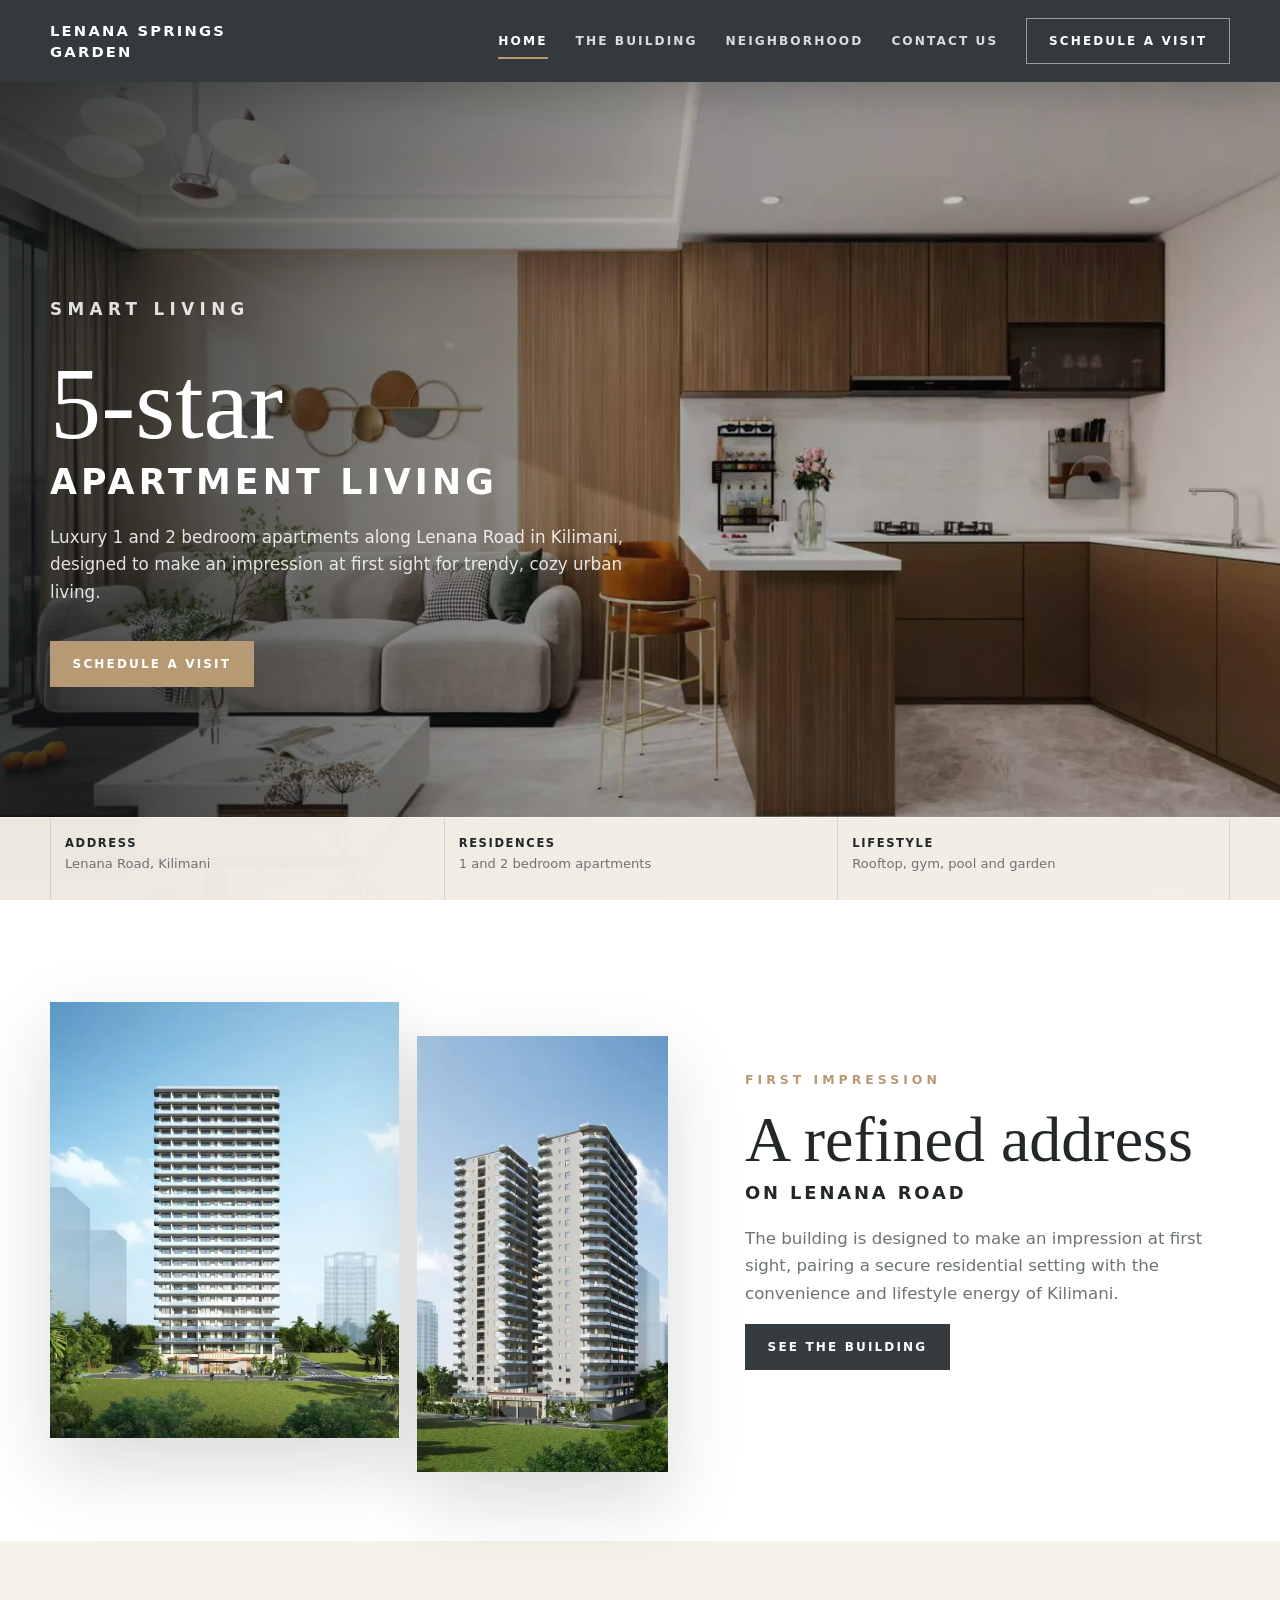
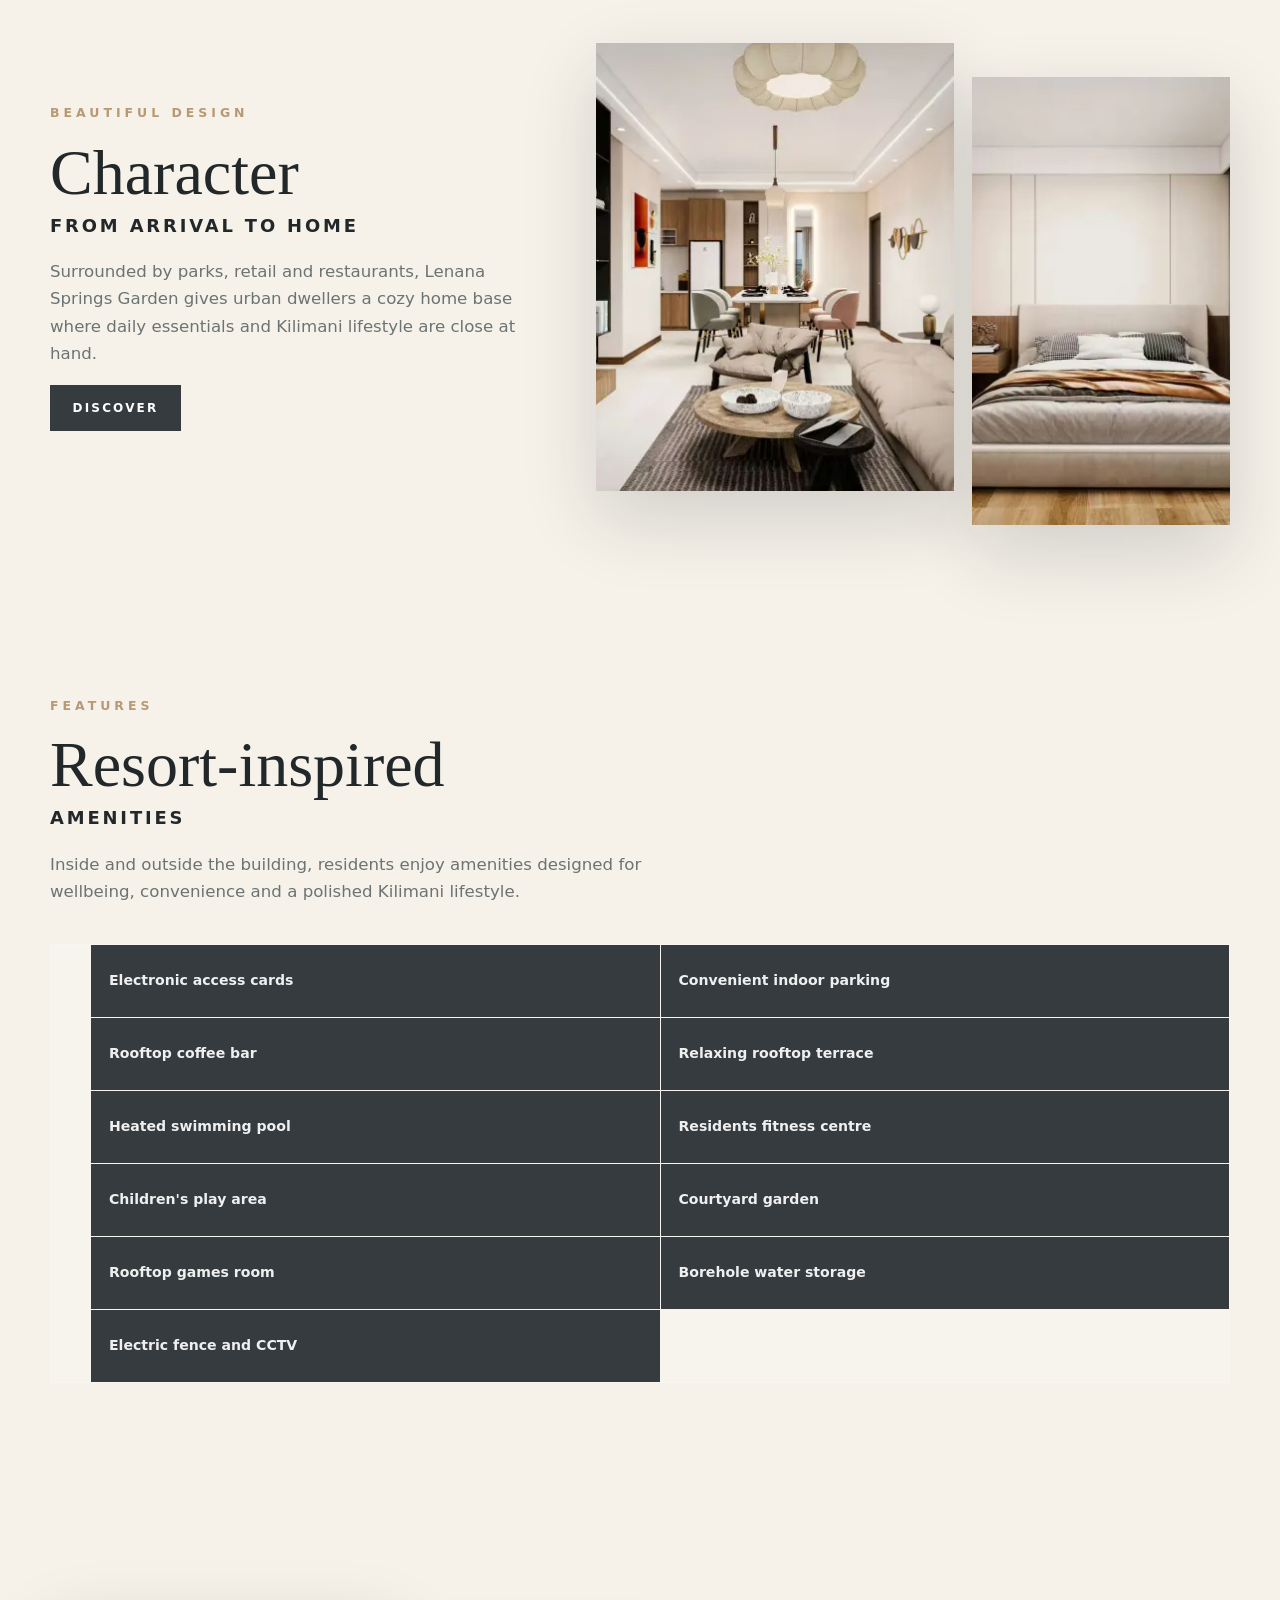
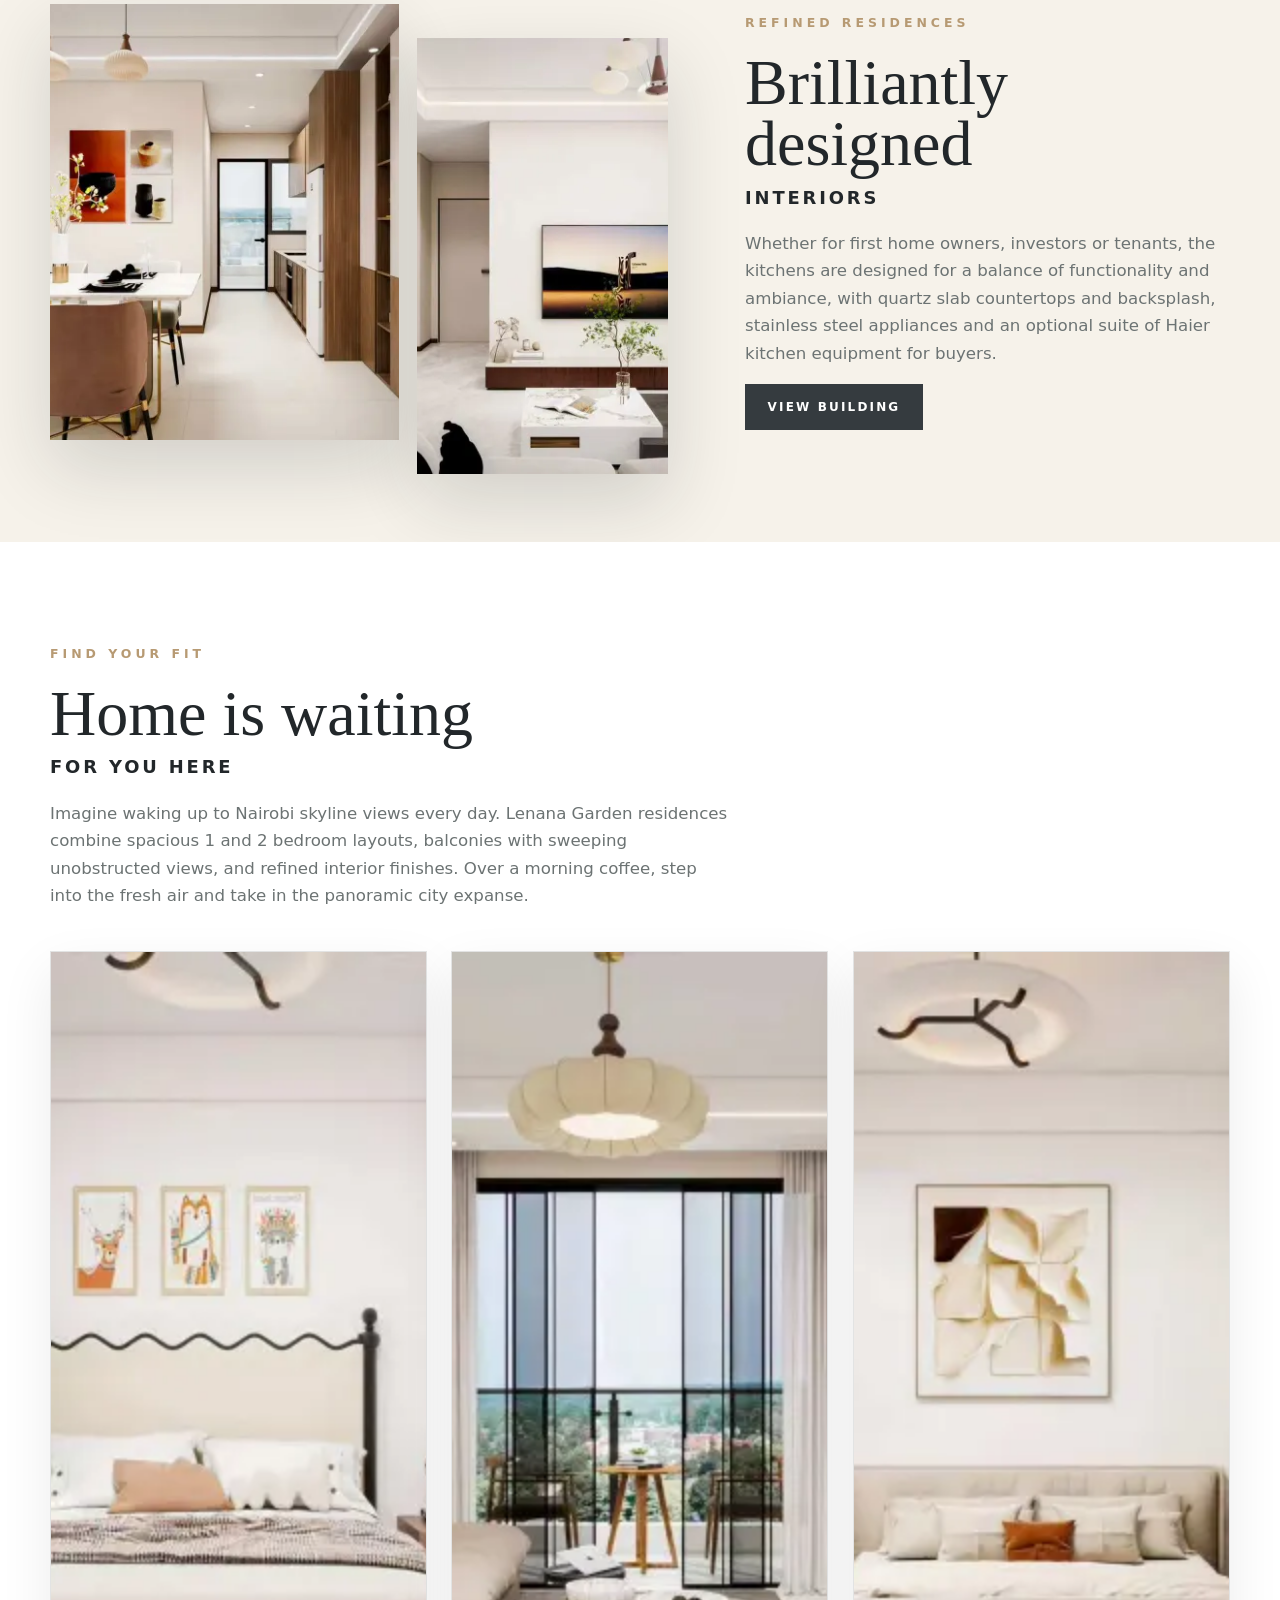
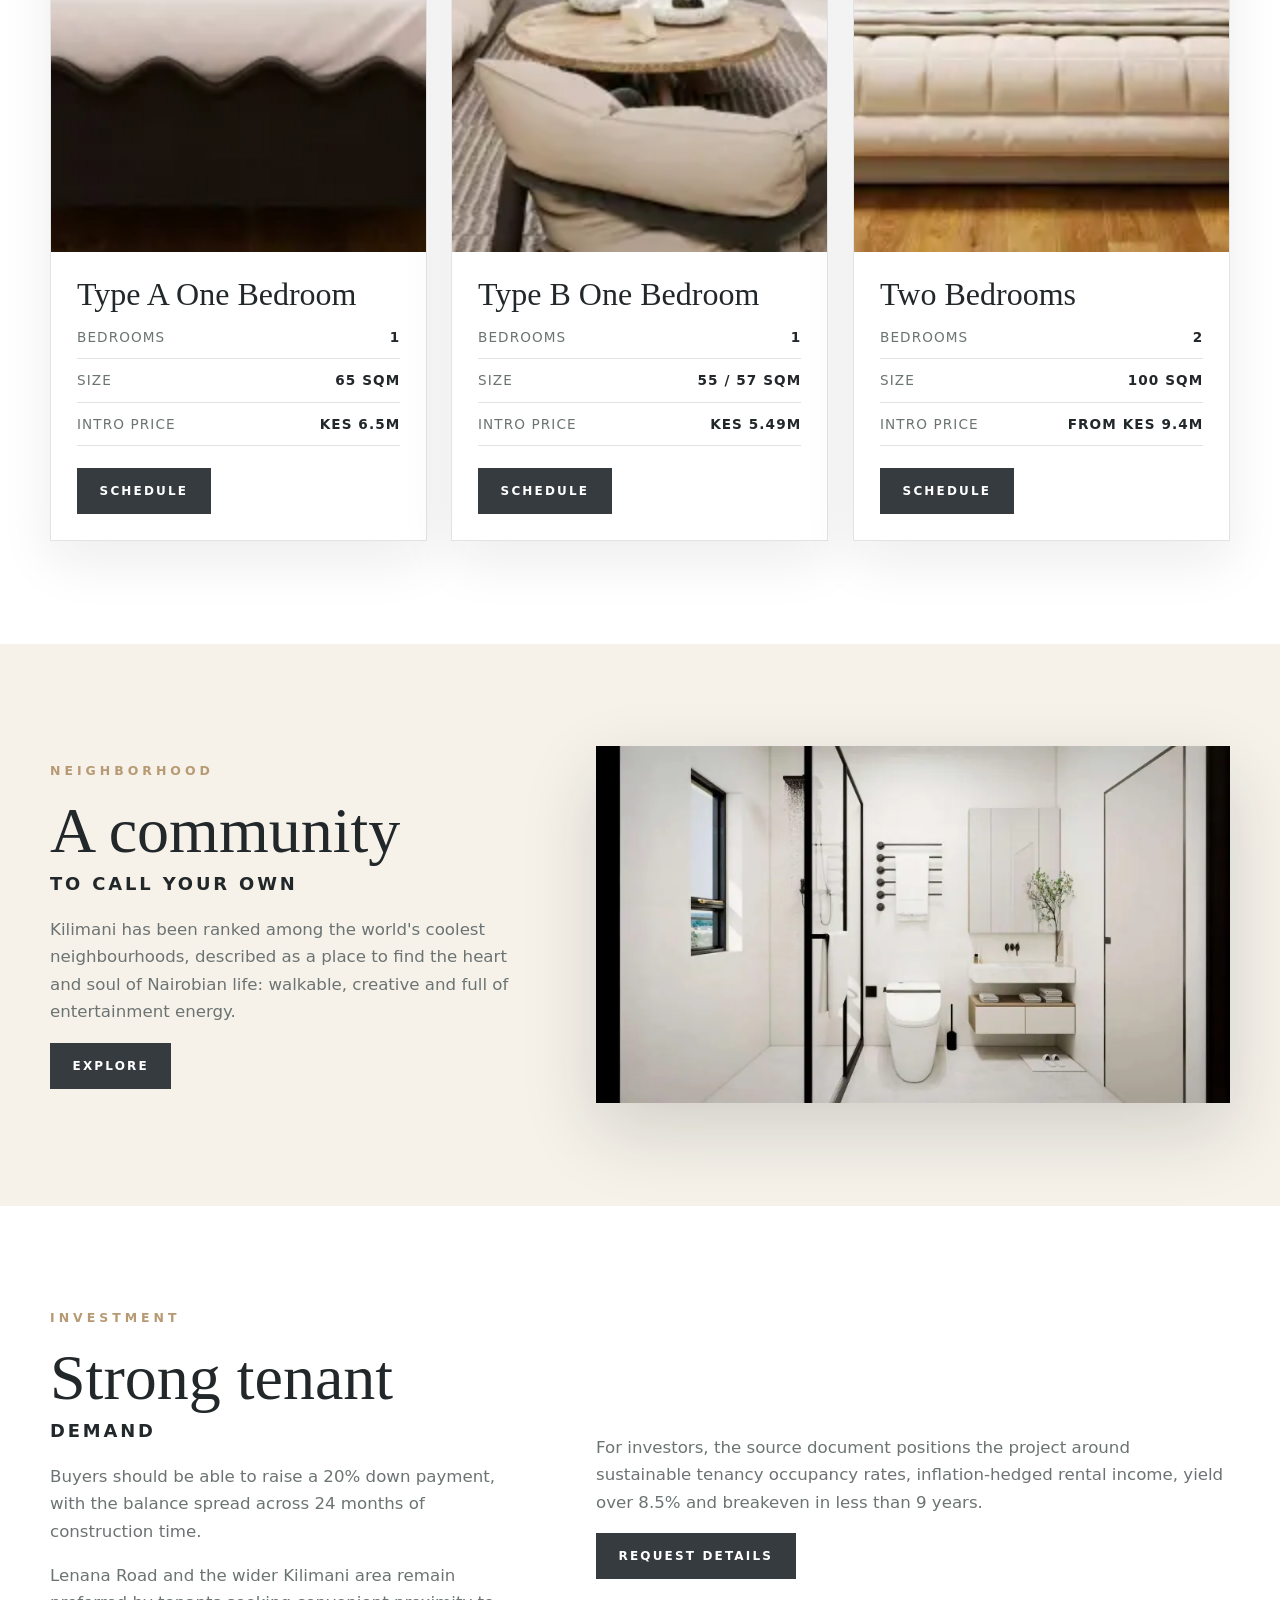
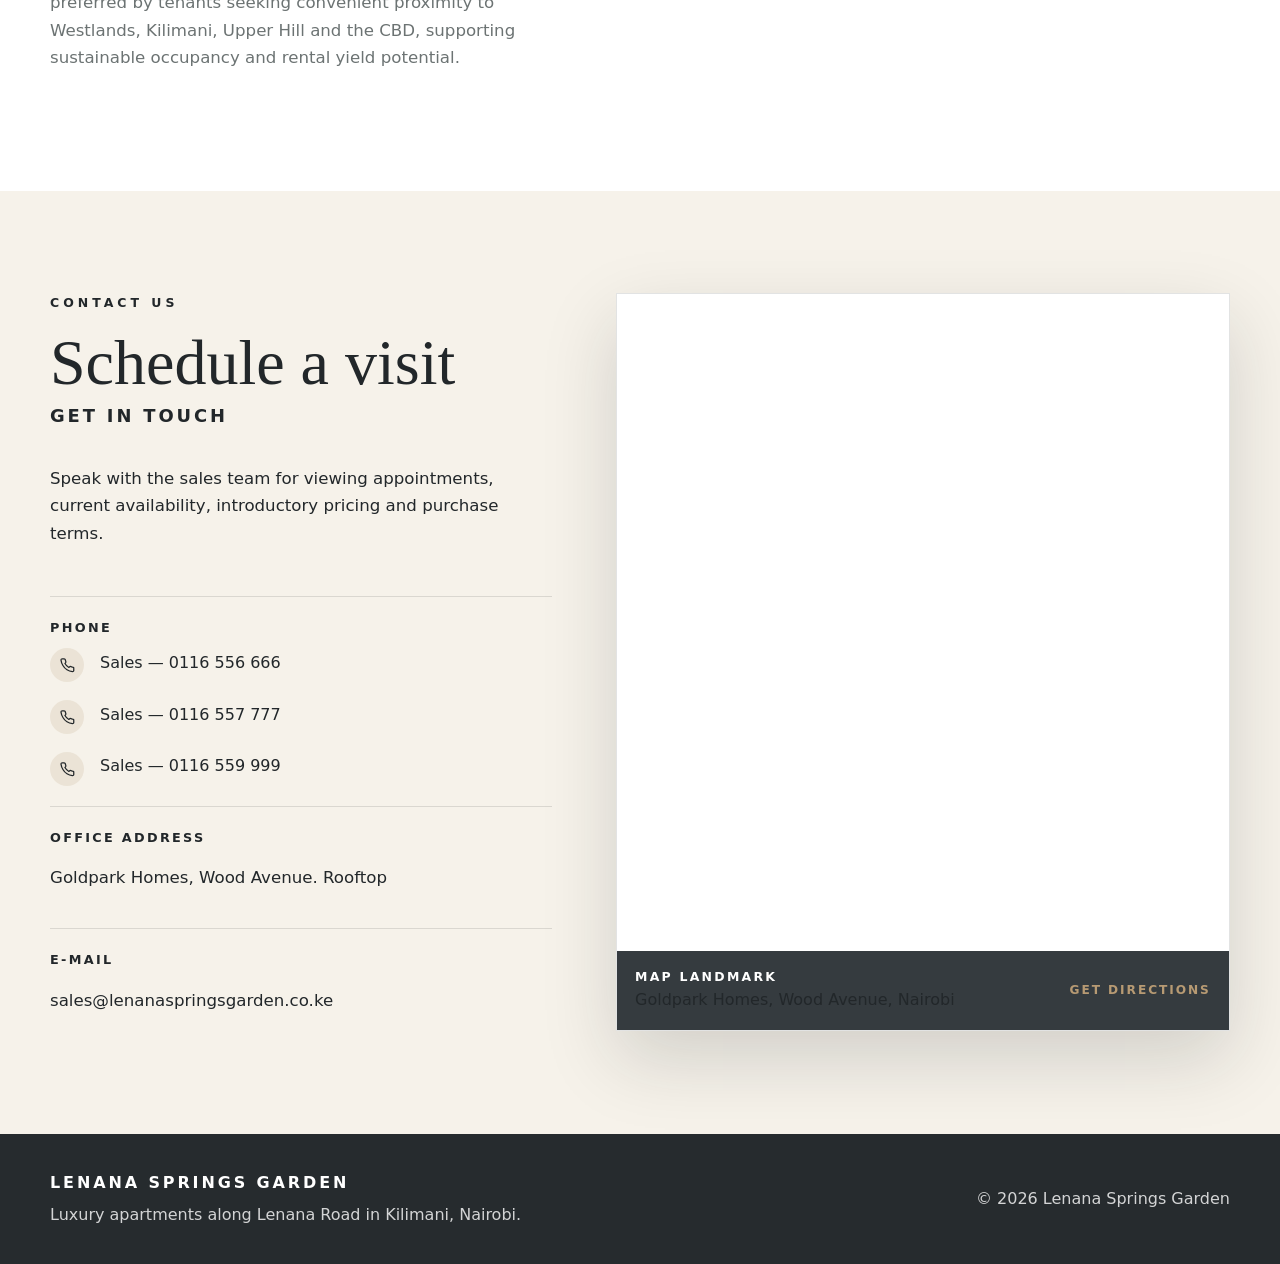
<file: index.html>
<!doctype html>
<html lang="en">
<head>
  <meta charset="utf-8">
  <meta name="viewport" content="width=device-width,initial-scale=1">
  <title>Lenana Springs Garden - Luxury Apartments in Kilimani</title>
  <meta name="description" content="Lenana Springs Garden offers luxury 1 and 2 bedroom apartments along Lenana Road in Kilimani, Nairobi with refined interiors, rooftop amenities, secure parking and city convenience.">
  <meta name="robots" content="index, follow">
  <link rel="canonical" href="https://lenanaspringsgarden.co.ke/">
  <meta property="og:title" content="Lenana Springs Garden - Luxury Apartments in Kilimani">
  <meta property="og:description" content="Premium Kilimani apartments with rooftop amenities, refined interiors and secure urban living.">
  <meta property="og:image" content="https://lenanaspringsgarden.co.ke/assets/images/living_room_kitchen.webp">
  <meta property="og:type" content="website">
  <meta name="twitter:card" content="summary_large_image">
  <link rel="preload" as="image" href="assets/images/living_room_kitchen.webp" imagesrcset="assets/images/living_room_kitchen-800.webp 800w, assets/images/living_room_kitchen.webp 1600w" imagesizes="100vw">
  <link rel="icon" href="favicon.svg" type="image/svg+xml">
  <link rel="stylesheet" href="styles.css">
  <script type="application/ld+json">
  {
    "@context": "https://schema.org",
    "@type": "ApartmentComplex",
    "name": "Lenana Springs Garden",
    "url": "https://lenanaspringsgarden.co.ke/",
    "image": "https://lenanaspringsgarden.co.ke/assets/images/living_room_kitchen.webp",
    "email": "sales@lenanaspringsgarden.co.ke",
    "telephone": ["0116556666", "0116557777", "0116559999"],
    "description": "Luxury residential apartments along Lenana Road in Kilimani, Nairobi with rooftop terrace, gym, heated pool, landscaped courtyard and secure parking.",
    "address": {
      "@type": "PostalAddress",
      "streetAddress": "Lenana Road",
      "addressLocality": "Kilimani",
      "addressRegion": "Nairobi",
      "addressCountry": "KE"
    },
    "amenityFeature": [
      { "@type": "LocationFeatureSpecification", "name": "Electronic access cards" },
      { "@type": "LocationFeatureSpecification", "name": "Indoor parking" },
      { "@type": "LocationFeatureSpecification", "name": "Rooftop coffee bar" },
      { "@type": "LocationFeatureSpecification", "name": "Rooftop games room" },
      { "@type": "LocationFeatureSpecification", "name": "Heated swimming pool" },
      { "@type": "LocationFeatureSpecification", "name": "Residents fitness centre" },
      { "@type": "LocationFeatureSpecification", "name": "Children's play area" },
      { "@type": "LocationFeatureSpecification", "name": "Courtyard garden" },
      { "@type": "LocationFeatureSpecification", "name": "Borehole water storage" },
      { "@type": "LocationFeatureSpecification", "name": "Electric fence and CCTV" }
    ],
    "containsPlace": [
      { "@type": "Apartment", "name": "Type A One Bedroom", "floorSize": { "@type": "QuantitativeValue", "value": 65, "unitCode": "MTK" } },
      { "@type": "Apartment", "name": "Type B One Bedroom", "floorSize": { "@type": "QuantitativeValue", "minValue": 55, "maxValue": 57, "unitCode": "MTK" } },
      { "@type": "Apartment", "name": "Two Bedroom", "floorSize": { "@type": "QuantitativeValue", "value": 100, "unitCode": "MTK" } }
    ]
  }
  </script>
</head>
<body>
  <header class="site-header">
    <div class="wrap header-inner">
      <a class="brand" href="index.html">Lenana Springs Garden</a>
      <nav class="nav" id="mainNav" aria-label="Main navigation">
        <a href="index.html" class="active">Home</a>
        <a href="the-building.html">The Building</a>
        <a href="neighborhood.html">Neighborhood</a>
        <a href="contact.html">Contact Us</a>
      </nav>
      <div class="header-actions">
        <button class="button button-outline" type="button" data-modal-open>Schedule a Visit</button>
        <button id="navToggle" class="nav-toggle" type="button" aria-label="Toggle navigation" aria-controls="mainNav" aria-expanded="false">
          <span></span><span></span><span></span>
        </button>
      </div>
    </div>
  </header>

  <main>
    <section class="hero">
      <div class="hero-media">
        <img src="assets/images/living_room_kitchen.webp" srcset="assets/images/living_room_kitchen-800.webp 800w, assets/images/living_room_kitchen.webp 1600w" sizes="100vw" width="1600" height="900" decoding="async" fetchpriority="high" alt="Open-plan Lenana Springs Garden apartment interior">
      </div>
      <div class="wrap">
        <div class="hero-content">
          <p class="eyebrow">Smart Living</p>
          <h1>5-star <span>apartment living</span></h1>
          <p>Luxury 1 and 2 bedroom apartments along Lenana Road in Kilimani, designed to make an impression at first sight for trendy, cozy urban living.</p>
          <button class="button button-primary" type="button" data-modal-open>Schedule a Visit</button>
        </div>
      </div>
      <div class="hero-strip">
        <div class="wrap">
          <div class="strip-item"><strong>Address</strong><span>Lenana Road, Kilimani</span></div>
          <div class="strip-item"><strong>Residences</strong><span>1 and 2 bedroom apartments</span></div>
          <div class="strip-item"><strong>Lifestyle</strong><span>Rooftop, gym, pool and garden</span></div>
        </div>
      </div>
    </section>

    <section class="section section-alt">
      <div class="wrap split reverse">
        <div class="media-stack" data-reveal="left">
          <img src="assets/images/exterior1.webp" srcset="assets/images/exterior1-800.webp 800w, assets/images/exterior1.webp 1500w" sizes="(max-width: 700px) 100vw, 50vw" width="1500" height="1364" decoding="async" alt="Exterior view of Lenana Springs Garden" loading="lazy">
          <img src="assets/images/exterior2.webp" srcset="assets/images/exterior2-800.webp 800w, assets/images/exterior2.webp 1407w" sizes="(max-width: 700px) 100vw, 50vw" width="1407" height="1279" decoding="async" alt="Lenana Springs Garden building exterior" loading="lazy">
        </div>
        <div>
          <p class="eyebrow">First Impression</p>
          <h2 class="section-title">A refined address <span>on Lenana Road</span></h2>
          <p class="lede">The building is designed to make an impression at first sight, pairing a secure residential setting with the convenience and lifestyle energy of Kilimani.</p>
          <a class="button button-dark" href="the-building.html">See the Building</a>
        </div>
      </div>
    </section>

    <section class="section">
      <div class="wrap split">
        <div>
          <p class="eyebrow">Beautiful Design</p>
          <h2 class="section-title">Character <span>from arrival to home</span></h2>
          <p class="lede">Surrounded by parks, retail and restaurants, Lenana Springs Garden gives urban dwellers a cozy home base where daily essentials and Kilimani lifestyle are close at hand.</p>
          <a class="button button-dark" href="the-building.html">Discover</a>
        </div>
        <div class="media-stack" data-reveal="right">
          <img src="assets/images/living_room.webp" srcset="assets/images/living_room-800.webp 800w, assets/images/living_room.webp 1600w" sizes="(max-width: 700px) 100vw, 50vw" width="1600" height="900" decoding="async" alt="Bright living room at Lenana Springs Garden" loading="lazy">
          <img src="assets/images/bedroom.webp" srcset="assets/images/bedroom-800.webp 800w, assets/images/bedroom.webp 1600w" sizes="(max-width: 700px) 100vw, 50vw" width="1600" height="900" decoding="async" alt="Bedroom interior at Lenana Springs Garden" loading="lazy">
        </div>
      </div>
    </section>

    <section class="section">
      <div class="wrap">
        <p class="eyebrow">Features</p>
        <h2 class="section-title">Resort-inspired <span>amenities</span></h2>
        <p class="lede">Inside and outside the building, residents enjoy amenities designed for wellbeing, convenience and a polished Kilimani lifestyle.</p>
        <ul class="feature-list">
          <li>Electronic access cards</li>
          <li>Convenient indoor parking</li>
          <li>Rooftop coffee bar</li>
          <li>Relaxing rooftop terrace</li>
          <li>Heated swimming pool</li>
          <li>Residents fitness centre</li>
          <li>Children's play area</li>
          <li>Courtyard garden</li>
          <li>Rooftop games room</li>
          <li>Borehole water storage</li>
          <li>Electric fence and CCTV</li>
        </ul>
      </div>
    </section>

    <section class="section">
      <div class="wrap split reverse">
        <div class="media-stack" data-reveal="left">
          <img src="assets/images/dining_area.webp" srcset="assets/images/dining_area-800.webp 800w, assets/images/dining_area.webp 1600w" sizes="(max-width: 700px) 100vw, 50vw" width="1600" height="900" decoding="async" alt="Dining area in a Lenana Springs Garden apartment" loading="lazy">
          <img src="assets/images/tv_area.webp" srcset="assets/images/tv_area-800.webp 800w, assets/images/tv_area.webp 1600w" sizes="(max-width: 700px) 100vw, 50vw" width="1600" height="900" decoding="async" alt="TV lounge area in a Lenana Springs Garden apartment" loading="lazy">
        </div>
        <div>
          <p class="eyebrow">Refined Residences</p>
          <h2 class="section-title">Brilliantly designed <span>interiors</span></h2>
          <p class="lede">Whether for first home owners, investors or tenants, the kitchens are designed for a balance of functionality and ambiance, with quartz slab countertops and backsplash, stainless steel appliances and an optional suite of Haier kitchen equipment for buyers.</p>
          <a class="button button-dark" href="the-building.html">View Building</a>
        </div>
      </div>
    </section>

    <section class="section section-alt">
      <div class="wrap">
        <p class="eyebrow">Find Your Fit</p>
        <h2 class="section-title">Home is waiting <span>for you here</span></h2>
          <p class="lede">Imagine waking up to Nairobi skyline views every day. Lenana Garden residences combine spacious 1 and 2 bedroom layouts, balconies with sweeping unobstructed views, and refined interior finishes. Over a morning coffee, step into the fresh air and take in the panoramic city expanse.</p>
        <div class="residence-grid">
          <article class="residence-card">
            <img src="assets/images/bed.webp" srcset="assets/images/bed-800.webp 800w, assets/images/bed.webp 1600w" sizes="(max-width: 700px) 100vw, 50vw" width="1600" height="900" decoding="async" alt="One bedroom apartment bedroom" loading="lazy">
            <div class="residence-card-body">
              <h3>Type A One Bedroom</h3>
              <ul class="specs">
                <li><span>Bedrooms</span><strong>1</strong></li>
                <li><span>Size</span><strong>65 sqm</strong></li>
                <li><span>Intro Price</span><strong>KES 6.5M</strong></li>
              </ul>
              <button class="button button-dark" type="button" data-modal-open>Schedule</button>
            </div>
          </article>
          <article class="residence-card">
            <img src="assets/images/living_room2.webp" srcset="assets/images/living_room2-800.webp 800w, assets/images/living_room2.webp 1600w" sizes="(max-width: 700px) 100vw, 50vw" width="1600" height="900" decoding="async" alt="Two bedroom apartment living area" loading="lazy">
            <div class="residence-card-body">
              <h3>Type B One Bedroom</h3>
              <ul class="specs">
                <li><span>Bedrooms</span><strong>1</strong></li>
                <li><span>Size</span><strong>55 / 57 sqm</strong></li>
                <li><span>Intro Price</span><strong>KES 5.49M</strong></li>
              </ul>
              <button class="button button-dark" type="button" data-modal-open>Schedule</button>
            </div>
          </article>
          <article class="residence-card">
            <img src="assets/images/bed2.webp" srcset="assets/images/bed2-800.webp 800w, assets/images/bed2.webp 1600w" sizes="(max-width: 700px) 100vw, 50vw" width="1600" height="900" decoding="async" alt="Two bedroom apartment bedroom" loading="lazy">
            <div class="residence-card-body">
              <h3>Two Bedrooms</h3>
              <ul class="specs">
                <li><span>Bedrooms</span><strong>2</strong></li>
                <li><span>Size</span><strong>100 sqm</strong></li>
                <li><span>Intro Price</span><strong>From KES 9.4M</strong></li>
              </ul>
              <button class="button button-dark" type="button" data-modal-open>Schedule</button>
            </div>
          </article>
        </div>
      </div>
    </section>

    <section class="section">
      <div class="wrap split">
        <div>
          <p class="eyebrow">Neighborhood</p>
          <h2 class="section-title">A community <span>to call your own</span></h2>
          <p class="lede">Kilimani has been ranked among the world's coolest neighbourhoods, described as a place to find the heart and soul of Nairobian life: walkable, creative and full of entertainment energy.</p>
          <a class="button button-dark" href="neighborhood.html">Explore</a>
        </div>
        <img class="feature-image" data-reveal="right" src="assets/images/washroom.webp" srcset="assets/images/washroom-800.webp 800w, assets/images/washroom.webp 1600w" sizes="(max-width: 700px) 100vw, 50vw" width="1600" height="900" decoding="async" alt="Bathroom finish at Lenana Springs Garden" loading="lazy">
      </div>
    </section>

    <section class="section section-alt">
      <div class="wrap split">
        <div>
          <p class="eyebrow">Investment</p>
          <h2 class="section-title">Strong tenant <span>demand</span></h2>
          <p class="lede">Buyers should be able to raise a 20% down payment, with the balance spread across 24 months of construction time.</p>
          <p class="lede">Lenana Road and the wider Kilimani area remain preferred by tenants seeking convenient proximity to Westlands, Kilimani, Upper Hill and the CBD, supporting sustainable occupancy and rental yield potential.</p>
        </div>
        <div>
          <p class="lede">For investors, the source document positions the project around sustainable tenancy occupancy rates, inflation-hedged rental income, yield over 8.5% and breakeven in less than 9 years.</p>
          <button class="button button-dark" type="button" data-modal-open>Request Details</button>
        </div>
      </div>
    </section>

    <section class="section">
      <div class="wrap contact-showcase">
        <div class="contact-copy">
          <p class="eyebrow">Contact Us</p>
          <h2 class="section-title">Schedule a visit <span>get in touch</span></h2>
          <p class="lede">Speak with the sales team for viewing appointments, current availability, introductory pricing and purchase terms.</p>
          <div class="contact-details">
            <div>
              <strong>Phone</strong>
              <ul class="phone-list">
                <li><span class="phone-icon" aria-hidden="true"><svg aria-hidden="true" xmlns="http://www.w3.org/2000/svg" width="16" height="16" viewBox="0 0 24 24" fill="none" stroke="currentColor" stroke-width="2" stroke-linecap="round" stroke-linejoin="round"><path d="M22 16.92v3a2 2 0 0 1-2.18 2 19.79 19.79 0 0 1-8.63-3.07A19.5 19.5 0 0 1 4.69 12 19.79 19.79 0 0 1 1.61 3.41 2 2 0 0 1 3.6 1.22h3a2 2 0 0 1 2 1.72c.127.96.361 1.903.7 2.81a2 2 0 0 1-.45 2.11L7.91 8.82a16 16 0 0 0 6.29 6.29l.95-.95a2 2 0 0 1 2.11-.45c.907.339 1.85.573 2.81.7A2 2 0 0 1 22 16.92z"/></svg></span><a href="tel:+254116556666">Sales — 0116 556 666</a></li>
                <li><span class="phone-icon" aria-hidden="true"><svg aria-hidden="true" xmlns="http://www.w3.org/2000/svg" width="16" height="16" viewBox="0 0 24 24" fill="none" stroke="currentColor" stroke-width="2" stroke-linecap="round" stroke-linejoin="round"><path d="M22 16.92v3a2 2 0 0 1-2.18 2 19.79 19.79 0 0 1-8.63-3.07A19.5 19.5 0 0 1 4.69 12 19.79 19.79 0 0 1 1.61 3.41 2 2 0 0 1 3.6 1.22h3a2 2 0 0 1 2 1.72c.127.96.361 1.903.7 2.81a2 2 0 0 1-.45 2.11L7.91 8.82a16 16 0 0 0 6.29 6.29l.95-.95a2 2 0 0 1 2.11-.45c.907.339 1.85.573 2.81.7A2 2 0 0 1 22 16.92z"/></svg></span><a href="tel:+254116557777">Sales — 0116 557 777</a></li>
                <li><span class="phone-icon" aria-hidden="true"><svg aria-hidden="true" xmlns="http://www.w3.org/2000/svg" width="16" height="16" viewBox="0 0 24 24" fill="none" stroke="currentColor" stroke-width="2" stroke-linecap="round" stroke-linejoin="round"><path d="M22 16.92v3a2 2 0 0 1-2.18 2 19.79 19.79 0 0 1-8.63-3.07A19.5 19.5 0 0 1 4.69 12 19.79 19.79 0 0 1 1.61 3.41 2 2 0 0 1 3.6 1.22h3a2 2 0 0 1 2 1.72c.127.96.361 1.903.7 2.81a2 2 0 0 1-.45 2.11L7.91 8.82a16 16 0 0 0 6.29 6.29l.95-.95a2 2 0 0 1 2.11-.45c.907.339 1.85.573 2.81.7A2 2 0 0 1 22 16.92z"/></svg></span><a href="tel:+254116559999">Sales — 0116 559 999</a></li>
              </ul>
            </div>
            <div>
              <strong>Office Address</strong>
              <p class="lede">Goldpark Homes, Wood Avenue. Rooftop</p>
            </div>
            <div>
              <strong>E-mail</strong>
              <p class="lede"><a href="mailto:sales@lenanaspringsgarden.co.ke">sales@lenanaspringsgarden.co.ke</a></p>
            </div>
          </div>
        </div>
        <div class="map-panel" data-reveal="right">
          <iframe title="Map to Goldpark Homes, Wood Avenue, Nairobi" loading="lazy" referrerpolicy="no-referrer-when-downgrade" src="https://www.google.com/maps?q=Goldpark%20Homes%2C%20Wood%20Avenue%2C%20Nairobi%2C%20Kenya&output=embed"></iframe>
          <div class="map-caption">
            <div>
              <strong>Map Landmark</strong>
              <span>Goldpark Homes, Wood Avenue, Nairobi</span>
            </div>
            <a href="https://www.google.com/maps/search/?api=1&query=Goldpark%20Homes%2C%20Wood%20Avenue%2C%20Nairobi%2C%20Kenya" target="_blank" rel="noopener">Get Directions</a>
          </div>
        </div>
      </div>
    </section>
  </main>

  <footer class="site-footer">
    <div class="wrap footer-inner">
      <div>
        <p class="footer-brand">Lenana Springs Garden</p>
        <span>Luxury apartments along Lenana Road in Kilimani, Nairobi.</span>
      </div>
      <span>© 2026 Lenana Springs Garden</span>
    </div>
  </footer>

  <div id="contactModal" class="modal" aria-hidden="true">
    <div class="modal-backdrop" data-modal-close></div>
    <div class="modal-content" role="dialog" aria-modal="true" aria-labelledby="modalTitle">
      <div class="modal-header">
        <div>
          <p class="eyebrow">Schedule a Visit</p>
          <h2 id="modalTitle">Contact Sales</h2>
        </div>
        <button type="button" class="modal-close" data-modal-close aria-label="Close contact form">×</button>
      </div>
      <form class="contact-form">
        <label>Your Name<input name="name" autocomplete="name" required></label>
        <label>Your Email<input name="email" type="email" autocomplete="email" required></label>
        <label>Preferred Date<input name="date" type="date"></label>
        <label>Phone Number<input name="phone" autocomplete="tel"></label>
        <label>Message<textarea name="message"></textarea></label>
        <button type="submit" class="button button-primary">Send Enquiry</button>
      </form>
    </div>
  </div>
  <script src="script.js"></script>
</body>
</html>
</file>
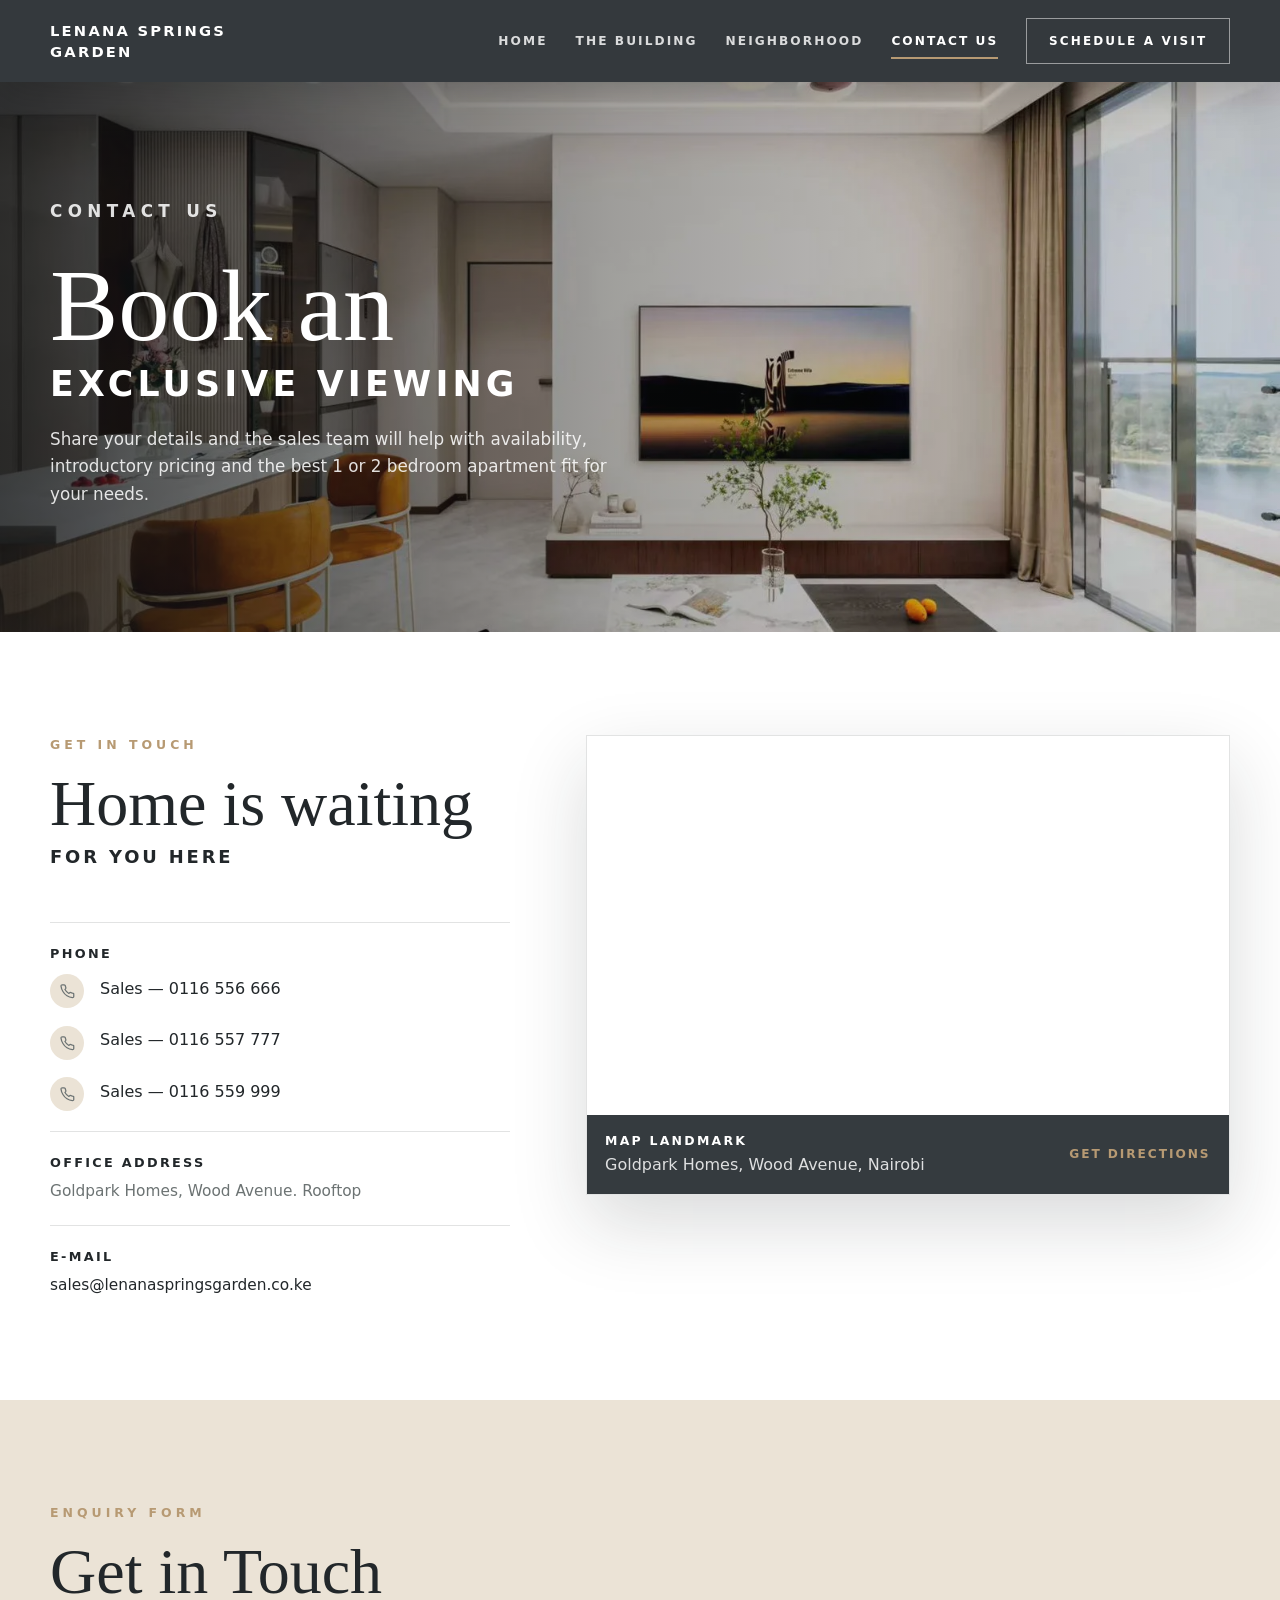
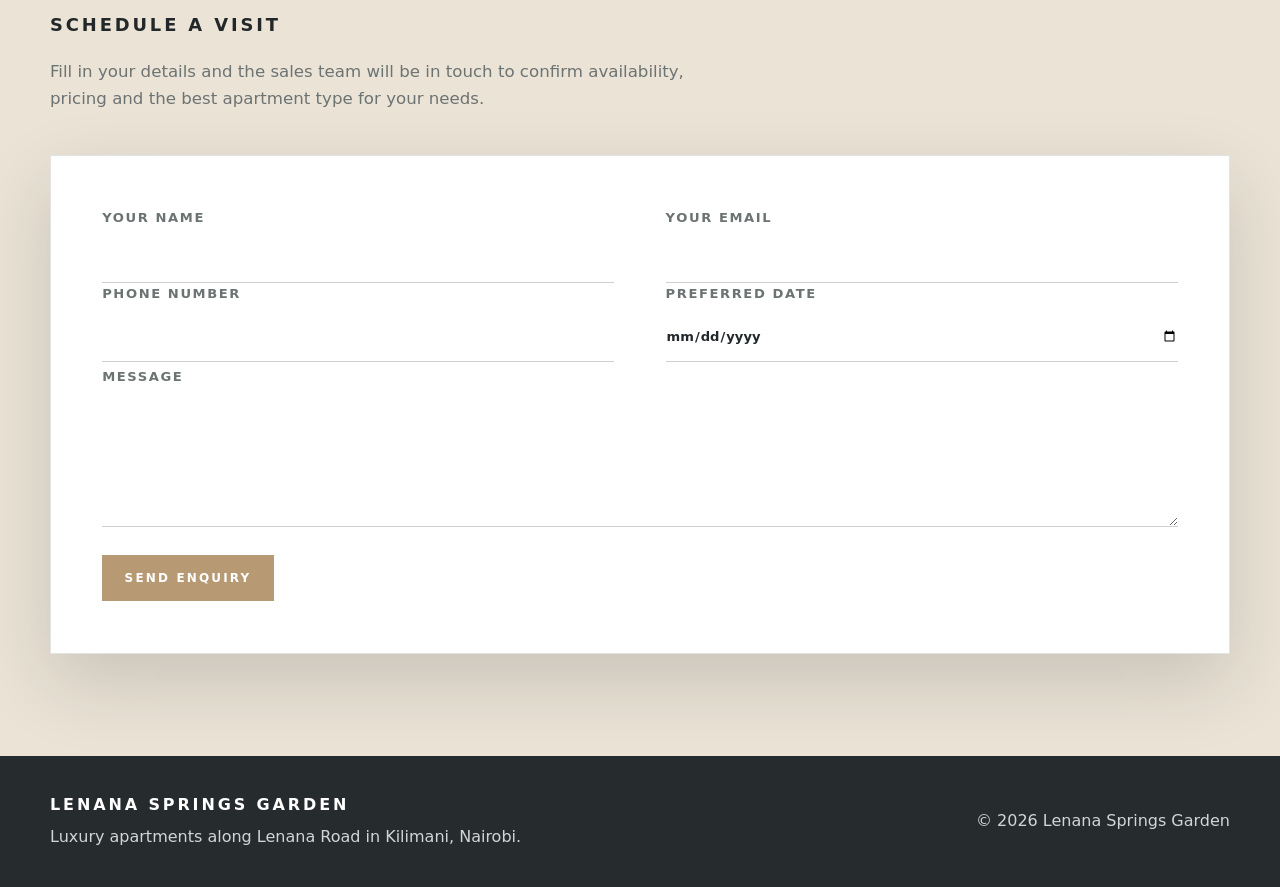
<file: contact.html>
<!doctype html>
<html lang="en">
<head>
  <meta charset="utf-8">
  <meta name="viewport" content="width=device-width,initial-scale=1">
  <title>Contact Us - Lenana Springs Garden</title>
  <meta name="description" content="Contact the Lenana Springs Garden sales team to book a viewing, request availability or learn more about apartments on Lenana Road in Kilimani, Nairobi.">
  <meta name="robots" content="index, follow">
  <link rel="canonical" href="https://lenanaspringsgarden.co.ke/contact.html">
  <meta property="og:title" content="Contact Us - Lenana Springs Garden">
  <meta property="og:description" content="Book a viewing or contact sales for Lenana Springs Garden apartments in Kilimani.">
  <meta property="og:image" content="https://lenanaspringsgarden.co.ke/assets/images/living_room.webp">
  <meta property="og:type" content="website">
  <meta name="twitter:card" content="summary_large_image">
  <link rel="preload" as="image" href="assets/images/tv_area.webp" imagesrcset="assets/images/tv_area-800.webp 800w, assets/images/tv_area.webp 1600w" imagesizes="100vw">
  <link rel="icon" href="favicon.svg" type="image/svg+xml">
  <link rel="stylesheet" href="styles.css">
  <script type="application/ld+json">
  {
    "@context": "https://schema.org",
    "@type": "ContactPage",
    "name": "Contact Lenana Springs Garden",
    "url": "https://lenanaspringsgarden.co.ke/contact.html",
    "about": {
      "@type": "ApartmentComplex",
      "name": "Lenana Springs Garden",
      "email": "sales@lenanaspringsgarden.co.ke",
      "telephone": ["0116556666", "0116557777", "0116559999"],
      "address": {
        "@type": "PostalAddress",
        "streetAddress": "Goldpark Homes, Wood Avenue. Rooftop",
        "addressLocality": "Kilimani",
        "addressRegion": "Nairobi",
        "addressCountry": "KE"
      }
    }
  }
  </script>
</head>
<body>
  <header class="site-header">
    <div class="wrap header-inner">
      <a class="brand" href="index.html">Lenana Springs Garden</a>
      <nav class="nav" id="mainNav" aria-label="Main navigation">
        <a href="index.html">Home</a>
        <a href="the-building.html">The Building</a>
        <a href="neighborhood.html">Neighborhood</a>
        <a href="contact.html" class="active">Contact Us</a>
      </nav>
      <div class="header-actions">
        <a class="button button-outline" href="#enquiry">Schedule a Visit</a>
        <button id="navToggle" class="nav-toggle" type="button" aria-label="Toggle navigation" aria-controls="mainNav" aria-expanded="false">
          <span></span><span></span><span></span>
        </button>
      </div>
    </div>
  </header>

  <main>
    <section class="page-hero">
      <div class="hero-media">
        <img src="assets/images/tv_area.webp" srcset="assets/images/tv_area-800.webp 800w, assets/images/tv_area.webp 1600w" sizes="100vw" width="1600" height="900" decoding="async" fetchpriority="high" alt="Lenana Springs Garden lounge area">
      </div>
      <div class="wrap">
        <div class="hero-content">
          <p class="eyebrow">Contact Us</p>
          <h1>Book an <span>exclusive viewing</span></h1>
          <p>Share your details and the sales team will help with availability, introductory pricing and the best 1 or 2 bedroom apartment fit for your needs.</p>
        </div>
      </div>
    </section>

    <!-- Contact info + Map side by side -->
    <section class="section section-alt" id="enquiry">
      <div class="wrap">
        <div class="contact-info-map">

          <!-- Left: contact details -->
          <div class="contact-info-col">
            <p class="eyebrow">Get in Touch</p>
            <h2 class="section-title">Home is waiting <span>for you here</span></h2>
            <div class="contact-details">
              <div>
                <strong>Phone</strong>
                <ul class="phone-list">
                  <li><span class="phone-icon" aria-hidden="true"><svg aria-hidden="true" xmlns="http://www.w3.org/2000/svg" width="16" height="16" viewBox="0 0 24 24" fill="none" stroke="currentColor" stroke-width="2" stroke-linecap="round" stroke-linejoin="round"><path d="M22 16.92v3a2 2 0 0 1-2.18 2 19.79 19.79 0 0 1-8.63-3.07A19.5 19.5 0 0 1 4.69 12 19.79 19.79 0 0 1 1.61 3.41 2 2 0 0 1 3.6 1.22h3a2 2 0 0 1 2 1.72c.127.96.361 1.903.7 2.81a2 2 0 0 1-.45 2.11L7.91 8.82a16 16 0 0 0 6.29 6.29l.95-.95a2 2 0 0 1 2.11-.45c.907.339 1.85.573 2.81.7A2 2 0 0 1 22 16.92z"/></svg></span><a href="tel:+254116556666">Sales &mdash; 0116 556 666</a></li>
                  <li><span class="phone-icon" aria-hidden="true"><svg aria-hidden="true" xmlns="http://www.w3.org/2000/svg" width="16" height="16" viewBox="0 0 24 24" fill="none" stroke="currentColor" stroke-width="2" stroke-linecap="round" stroke-linejoin="round"><path d="M22 16.92v3a2 2 0 0 1-2.18 2 19.79 19.79 0 0 1-8.63-3.07A19.5 19.5 0 0 1 4.69 12 19.79 19.79 0 0 1 1.61 3.41 2 2 0 0 1 3.6 1.22h3a2 2 0 0 1 2 1.72c.127.96.361 1.903.7 2.81a2 2 0 0 1-.45 2.11L7.91 8.82a16 16 0 0 0 6.29 6.29l.95-.95a2 2 0 0 1 2.11-.45c.907.339 1.85.573 2.81.7A2 2 0 0 1 22 16.92z"/></svg></span><a href="tel:+254116557777">Sales &mdash; 0116 557 777</a></li>
                  <li><span class="phone-icon" aria-hidden="true"><svg aria-hidden="true" xmlns="http://www.w3.org/2000/svg" width="16" height="16" viewBox="0 0 24 24" fill="none" stroke="currentColor" stroke-width="2" stroke-linecap="round" stroke-linejoin="round"><path d="M22 16.92v3a2 2 0 0 1-2.18 2 19.79 19.79 0 0 1-8.63-3.07A19.5 19.5 0 0 1 4.69 12 19.79 19.79 0 0 1 1.61 3.41 2 2 0 0 1 3.6 1.22h3a2 2 0 0 1 2 1.72c.127.96.361 1.903.7 2.81a2 2 0 0 1-.45 2.11L7.91 8.82a16 16 0 0 0 6.29 6.29l.95-.95a2 2 0 0 1 2.11-.45c.907.339 1.85.573 2.81.7A2 2 0 0 1 22 16.92z"/></svg></span><a href="tel:+254116559999">Sales &mdash; 0116 559 999</a></li>
                </ul>
              </div>
              <div>
                <strong>Office Address</strong>
                <span>Goldpark Homes, Wood Avenue. Rooftop</span>
              </div>
              <div>
                <strong>E-mail</strong>
                <span><a href="mailto:sales@lenanaspringsgarden.co.ke">sales@lenanaspringsgarden.co.ke</a></span>
              </div>
            </div>
          </div>

          <!-- Right: map -->
          <div class="map-panel contact-map-col" data-reveal="right">
            <iframe title="Map to Goldpark Homes, Wood Avenue, Nairobi" loading="lazy" referrerpolicy="no-referrer-when-downgrade" src="https://www.google.com/maps?q=Goldpark%20Homes%2C%20Wood%20Avenue%2C%20Nairobi%2C%20Kenya&output=embed"></iframe>
            <div class="map-caption">
              <div>
                <strong>Map Landmark</strong>
                <span>Goldpark Homes, Wood Avenue, Nairobi</span>
              </div>
              <a href="https://www.google.com/maps/search/?api=1&query=Goldpark%20Homes%2C%20Wood%20Avenue%2C%20Nairobi%2C%20Kenya" target="_blank" rel="noopener">Get Directions</a>
            </div>
          </div>

        </div>
      </div>
    </section>

    <!-- Full-width enquiry form -->
    <section class="section contact-form-section">
      <div class="wrap">
        <div class="contact-form-header">
          <p class="eyebrow">Enquiry Form</p>
          <h2 class="section-title">Get in Touch <span>schedule a visit</span></h2>
          <p class="lede">Fill in your details and the sales team will be in touch to confirm availability, pricing and the best apartment type for your needs.</p>
        </div>
        <form class="contact-form contact-form-wide">
          <div class="form-grid">
            <label>Your Name<input name="name" autocomplete="name" required></label>
            <label>Your Email<input name="email" type="email" autocomplete="email" required></label>
            <label>Phone Number<input name="phone" autocomplete="tel"></label>
            <label>Preferred Date<input name="date" type="date"></label>
          </div>
          <label class="form-full">Message<textarea name="message"></textarea></label>
          <div class="form-submit">
            <button type="submit" class="button button-primary">Send Enquiry</button>
          </div>
        </form>
      </div>
    </section>
  </main>

  <footer class="site-footer">
    <div class="wrap footer-inner">
      <div>
        <p class="footer-brand">Lenana Springs Garden</p>
        <span>Luxury apartments along Lenana Road in Kilimani, Nairobi.</span>
      </div>
      <span>&copy; 2026 Lenana Springs Garden</span>
    </div>
  </footer>

  <script src="script.js"></script>
</body>
</html>
</file>
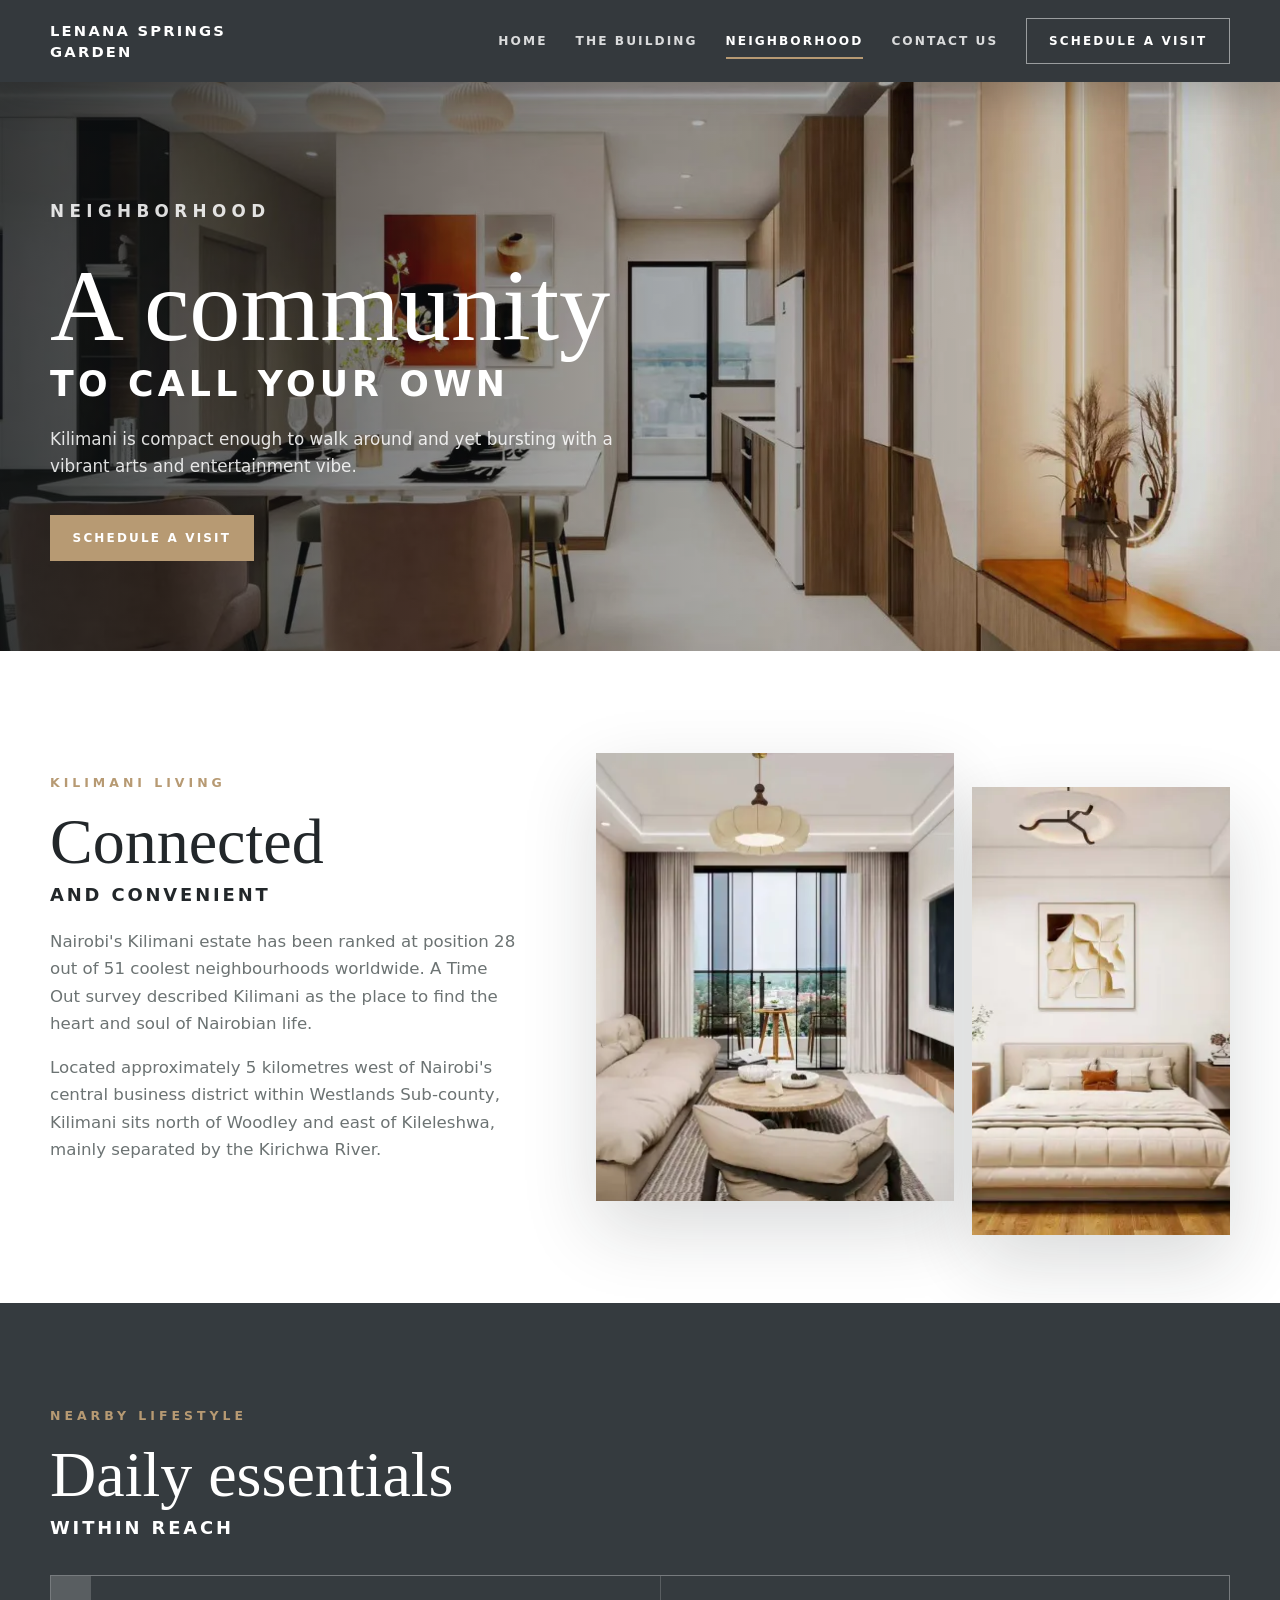
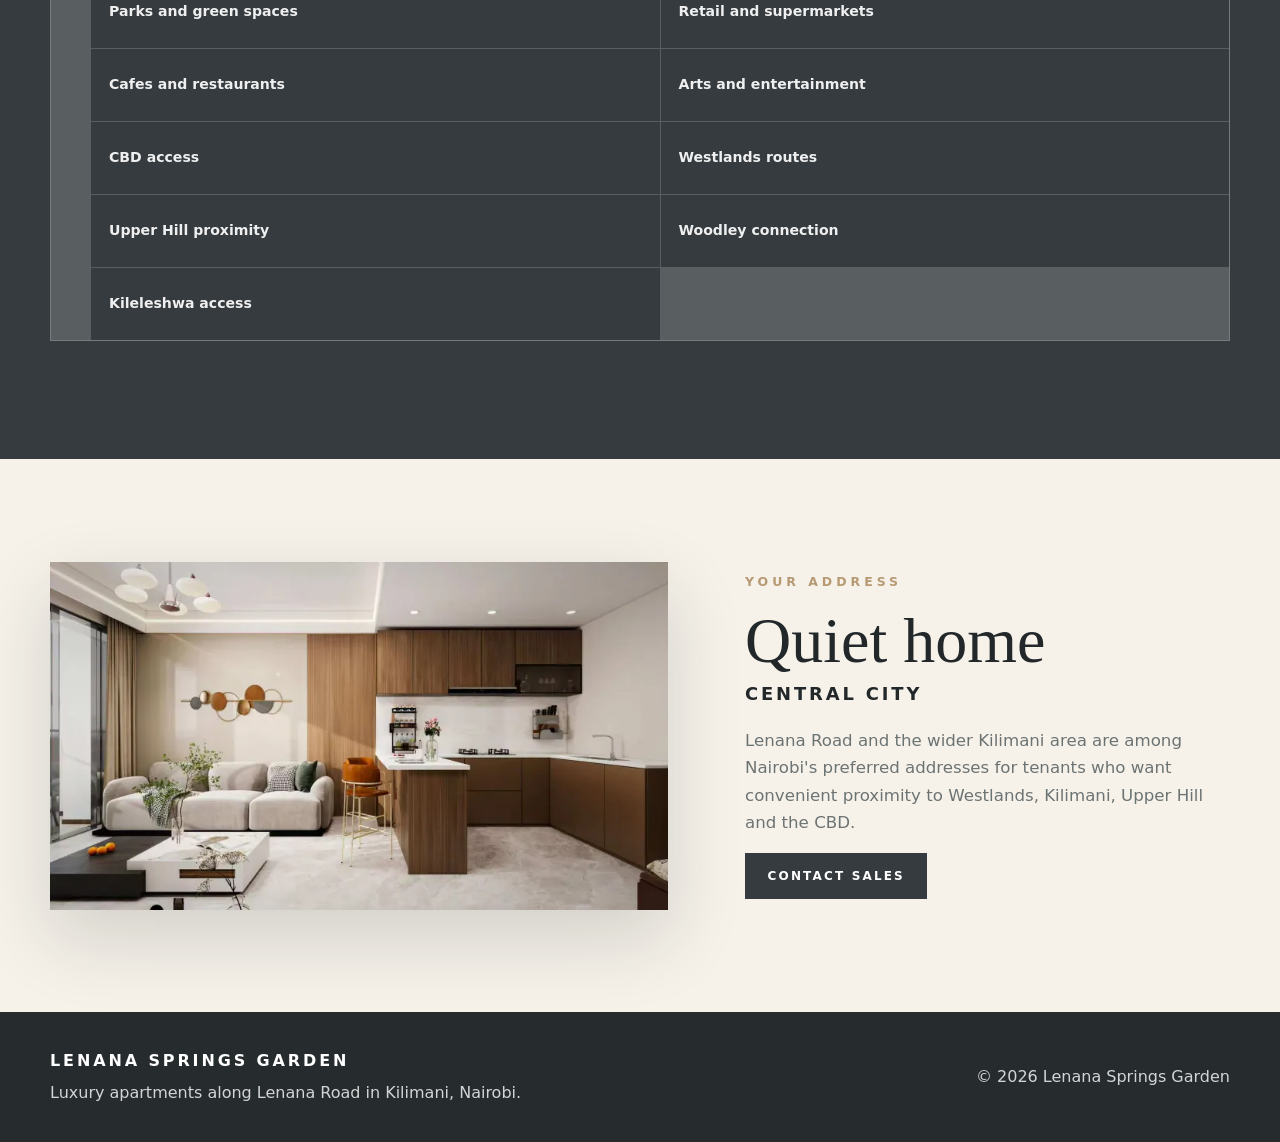
<file: neighborhood.html>
<!doctype html>
<html lang="en">
<head>
  <meta charset="utf-8">
  <meta name="viewport" content="width=device-width,initial-scale=1">
  <title>Neighborhood - Lenana Springs Garden</title>
  <meta name="description" content="Discover Kilimani living near Lenana Springs Garden on Lenana Road, with quick access to dining, shopping, Westlands, Woodley, Kileleshwa and Nairobi CBD.">
  <meta name="robots" content="index, follow">
  <link rel="canonical" href="https://lenanaspringsgarden.co.ke/neighborhood.html">
  <meta property="og:title" content="Neighborhood - Lenana Springs Garden">
  <meta property="og:description" content="Kilimani convenience close to dining, shopping, schools and Nairobi business districts.">
  <meta property="og:image" content="https://lenanaspringsgarden.co.ke/assets/images/dining_area.webp">
  <meta property="og:type" content="website">
  <meta name="twitter:card" content="summary_large_image">
  <link rel="preload" as="image" href="assets/images/dining_area.webp" imagesrcset="assets/images/dining_area-800.webp 800w, assets/images/dining_area.webp 1600w" imagesizes="100vw">
  <link rel="icon" href="favicon.svg" type="image/svg+xml">
  <link rel="stylesheet" href="styles.css">
  <script type="application/ld+json">
  {
    "@context": "https://schema.org",
    "@type": "ApartmentComplex",
    "name": "Lenana Springs Garden",
    "url": "https://lenanaspringsgarden.co.ke/neighborhood.html",
    "image": "https://lenanaspringsgarden.co.ke/assets/images/dining_area.webp",
    "description": "Luxury apartments on Lenana Road in Kilimani, Nairobi, close to Westlands, Upper Hill, Woodley, Kileleshwa and the CBD.",
    "address": {
      "@type": "PostalAddress",
      "streetAddress": "Lenana Road",
      "addressLocality": "Kilimani",
      "addressRegion": "Nairobi",
      "addressCountry": "KE"
    }
  }
  </script>
</head>
<body>
  <header class="site-header">
    <div class="wrap header-inner">
      <a class="brand" href="index.html">Lenana Springs Garden</a>
      <nav class="nav" id="mainNav" aria-label="Main navigation">
        <a href="index.html">Home</a>
        <a href="the-building.html">The Building</a>
        <a href="neighborhood.html" class="active">Neighborhood</a>
        <a href="contact.html">Contact Us</a>
      </nav>
      <div class="header-actions">
        <button class="button button-outline" type="button" data-modal-open>Schedule a Visit</button>
        <button id="navToggle" class="nav-toggle" type="button" aria-label="Toggle navigation" aria-controls="mainNav" aria-expanded="false">
          <span></span><span></span><span></span>
        </button>
      </div>
    </div>
  </header>

  <main>
    <section class="page-hero">
      <div class="hero-media">
        <img src="assets/images/dining_area.webp" srcset="assets/images/dining_area-800.webp 800w, assets/images/dining_area.webp 1600w" sizes="100vw" width="1600" height="900" decoding="async" fetchpriority="high" alt="Dining area at Lenana Springs Garden">
      </div>
      <div class="wrap">
        <div class="hero-content">
          <p class="eyebrow">Neighborhood</p>
          <h1>A community <span>to call your own</span></h1>
          <p>Kilimani is compact enough to walk around and yet bursting with a vibrant arts and entertainment vibe.</p>
          <button class="button button-primary" type="button" data-modal-open>Schedule a Visit</button>
        </div>
      </div>
    </section>

    <section class="section section-alt">
      <div class="wrap split">
        <div>
          <p class="eyebrow">Kilimani Living</p>
          <h2 class="section-title">Connected <span>and convenient</span></h2>
          <p class="lede">Nairobi's Kilimani estate has been ranked at position 28 out of 51 coolest neighbourhoods worldwide. A Time Out survey described Kilimani as the place to find the heart and soul of Nairobian life.</p>
          <p class="lede">Located approximately 5 kilometres west of Nairobi's central business district within Westlands Sub-county, Kilimani sits north of Woodley and east of Kileleshwa, mainly separated by the Kirichwa River.</p>
        </div>
        <div class="media-stack" data-reveal="right">
          <img src="assets/images/living_room2.webp" srcset="assets/images/living_room2-800.webp 800w, assets/images/living_room2.webp 1600w" sizes="(max-width: 700px) 100vw, 50vw" width="1600" height="900" decoding="async" alt="Lenana Springs Garden living area" loading="lazy">
          <img src="assets/images/bed2.webp" srcset="assets/images/bed2-800.webp 800w, assets/images/bed2.webp 1600w" sizes="(max-width: 700px) 100vw, 50vw" width="1600" height="900" decoding="async" alt="Lenana Springs Garden bedroom" loading="lazy">
        </div>
      </div>
    </section>

    <section class="section section-deep">
      <div class="wrap">
        <p class="eyebrow">Nearby Lifestyle</p>
        <h2 class="section-title">Daily essentials <span>within reach</span></h2>
        <ul class="feature-list">
          <li>Parks and green spaces</li>
          <li>Retail and supermarkets</li>
          <li>Cafes and restaurants</li>
          <li>Arts and entertainment</li>
          <li>CBD access</li>
          <li>Westlands routes</li>
          <li>Upper Hill proximity</li>
          <li>Woodley connection</li>
          <li>Kileleshwa access</li>
        </ul>
      </div>
    </section>

    <section class="section">
      <div class="wrap split reverse">
        <img class="feature-image" data-reveal="right" src="assets/images/living_room_kitchen.webp" srcset="assets/images/living_room_kitchen-800.webp 800w, assets/images/living_room_kitchen.webp 1600w" sizes="(max-width: 700px) 100vw, 50vw" width="1600" height="900" decoding="async" alt="Open-plan kitchen and living area" loading="lazy">
        <div>
          <p class="eyebrow">Your Address</p>
          <h2 class="section-title">Quiet home <span>central city</span></h2>
          <p class="lede">Lenana Road and the wider Kilimani area are among Nairobi's preferred addresses for tenants who want convenient proximity to Westlands, Kilimani, Upper Hill and the CBD.</p>
          <a class="button button-dark" href="contact.html">Contact Sales</a>
        </div>
      </div>
    </section>
  </main>

  <footer class="site-footer">
    <div class="wrap footer-inner">
      <div>
        <p class="footer-brand">Lenana Springs Garden</p>
        <span>Luxury apartments along Lenana Road in Kilimani, Nairobi.</span>
      </div>
      <span>© 2026 Lenana Springs Garden</span>
    </div>
  </footer>

  <div id="contactModal" class="modal" aria-hidden="true">
    <div class="modal-backdrop" data-modal-close></div>
    <div class="modal-content" role="dialog" aria-modal="true" aria-labelledby="modalTitle">
      <div class="modal-header">
        <div>
          <p class="eyebrow">Schedule a Visit</p>
          <h2 id="modalTitle">Contact Sales</h2>
        </div>
        <button type="button" class="modal-close" data-modal-close aria-label="Close contact form">×</button>
      </div>
      <form class="contact-form">
        <label>Your Name<input name="name" autocomplete="name" required></label>
        <label>Your Email<input name="email" type="email" autocomplete="email" required></label>
        <label>Preferred Date<input name="date" type="date"></label>
        <label>Phone Number<input name="phone" autocomplete="tel"></label>
        <label>Message<textarea name="message"></textarea></label>
        <button type="submit" class="button button-primary">Send Enquiry</button>
      </form>
    </div>
  </div>
  <script src="script.js"></script>
</body>
</html>
</file>
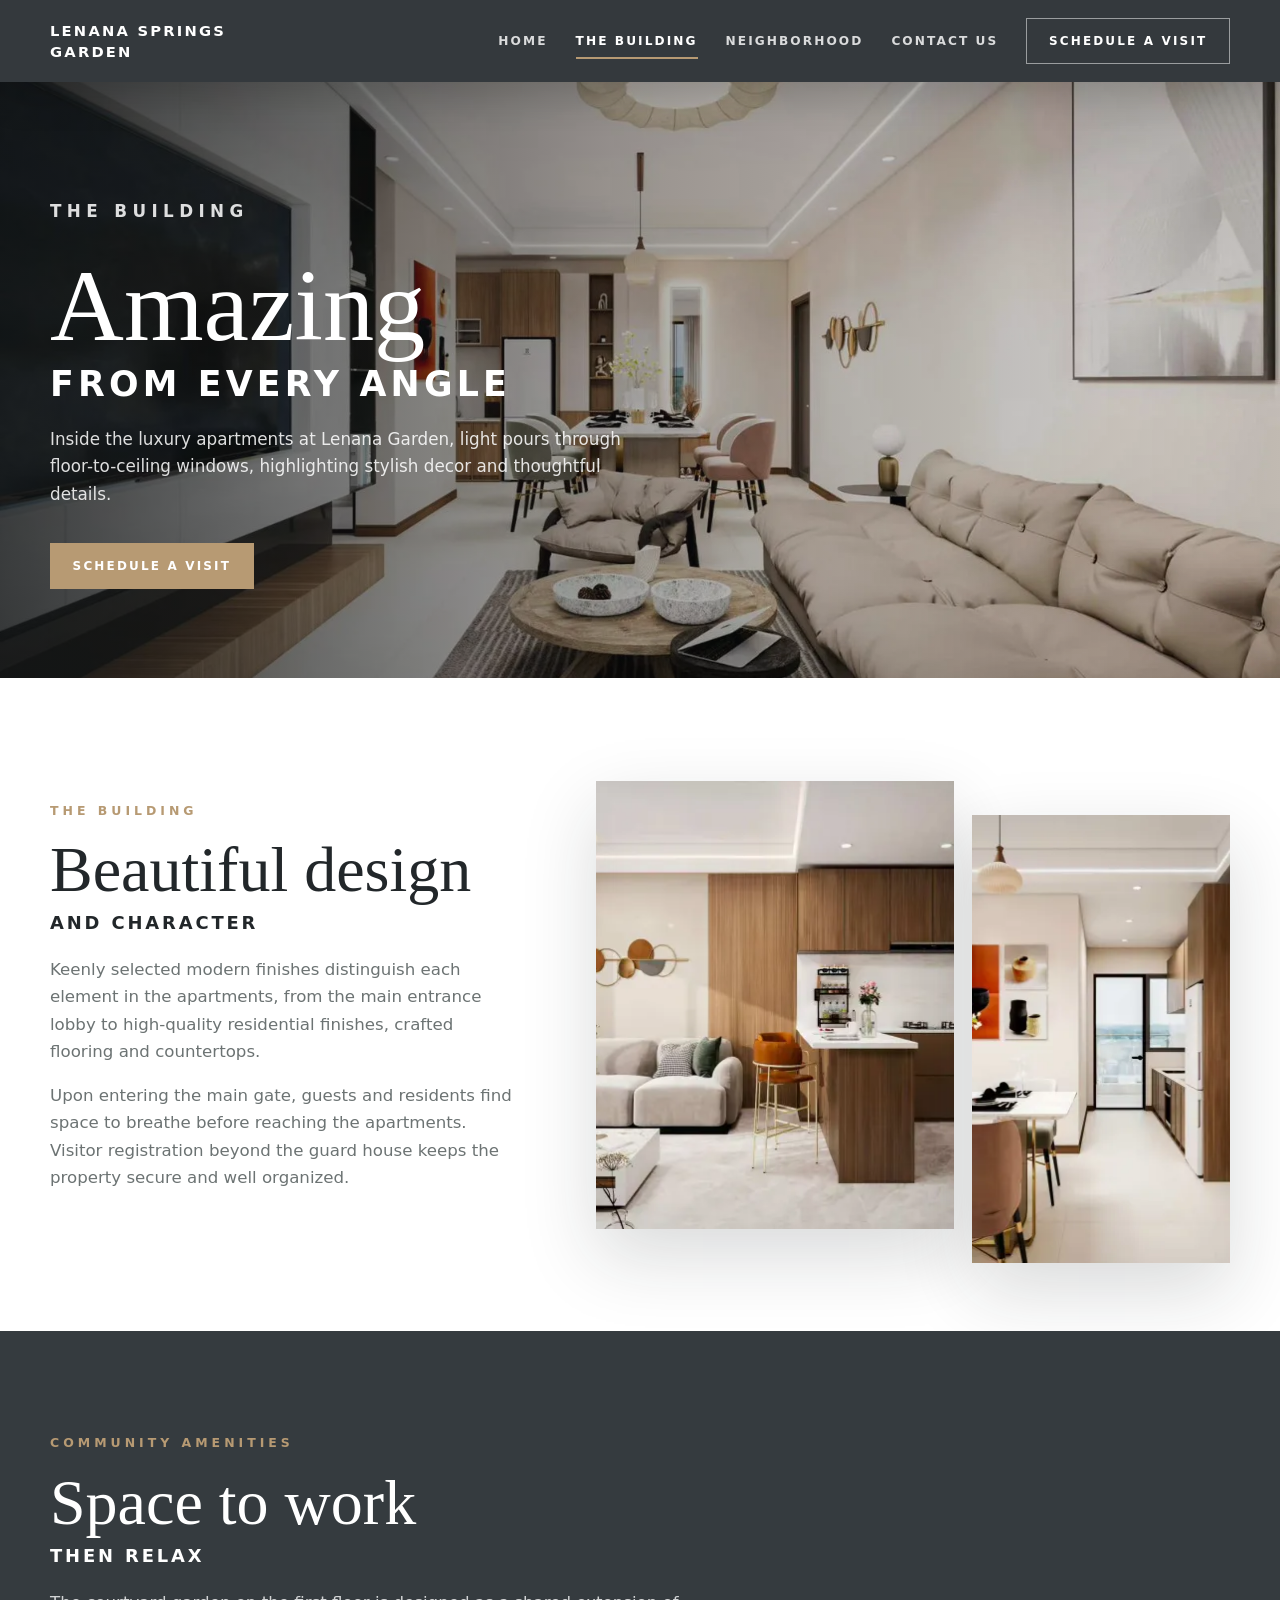
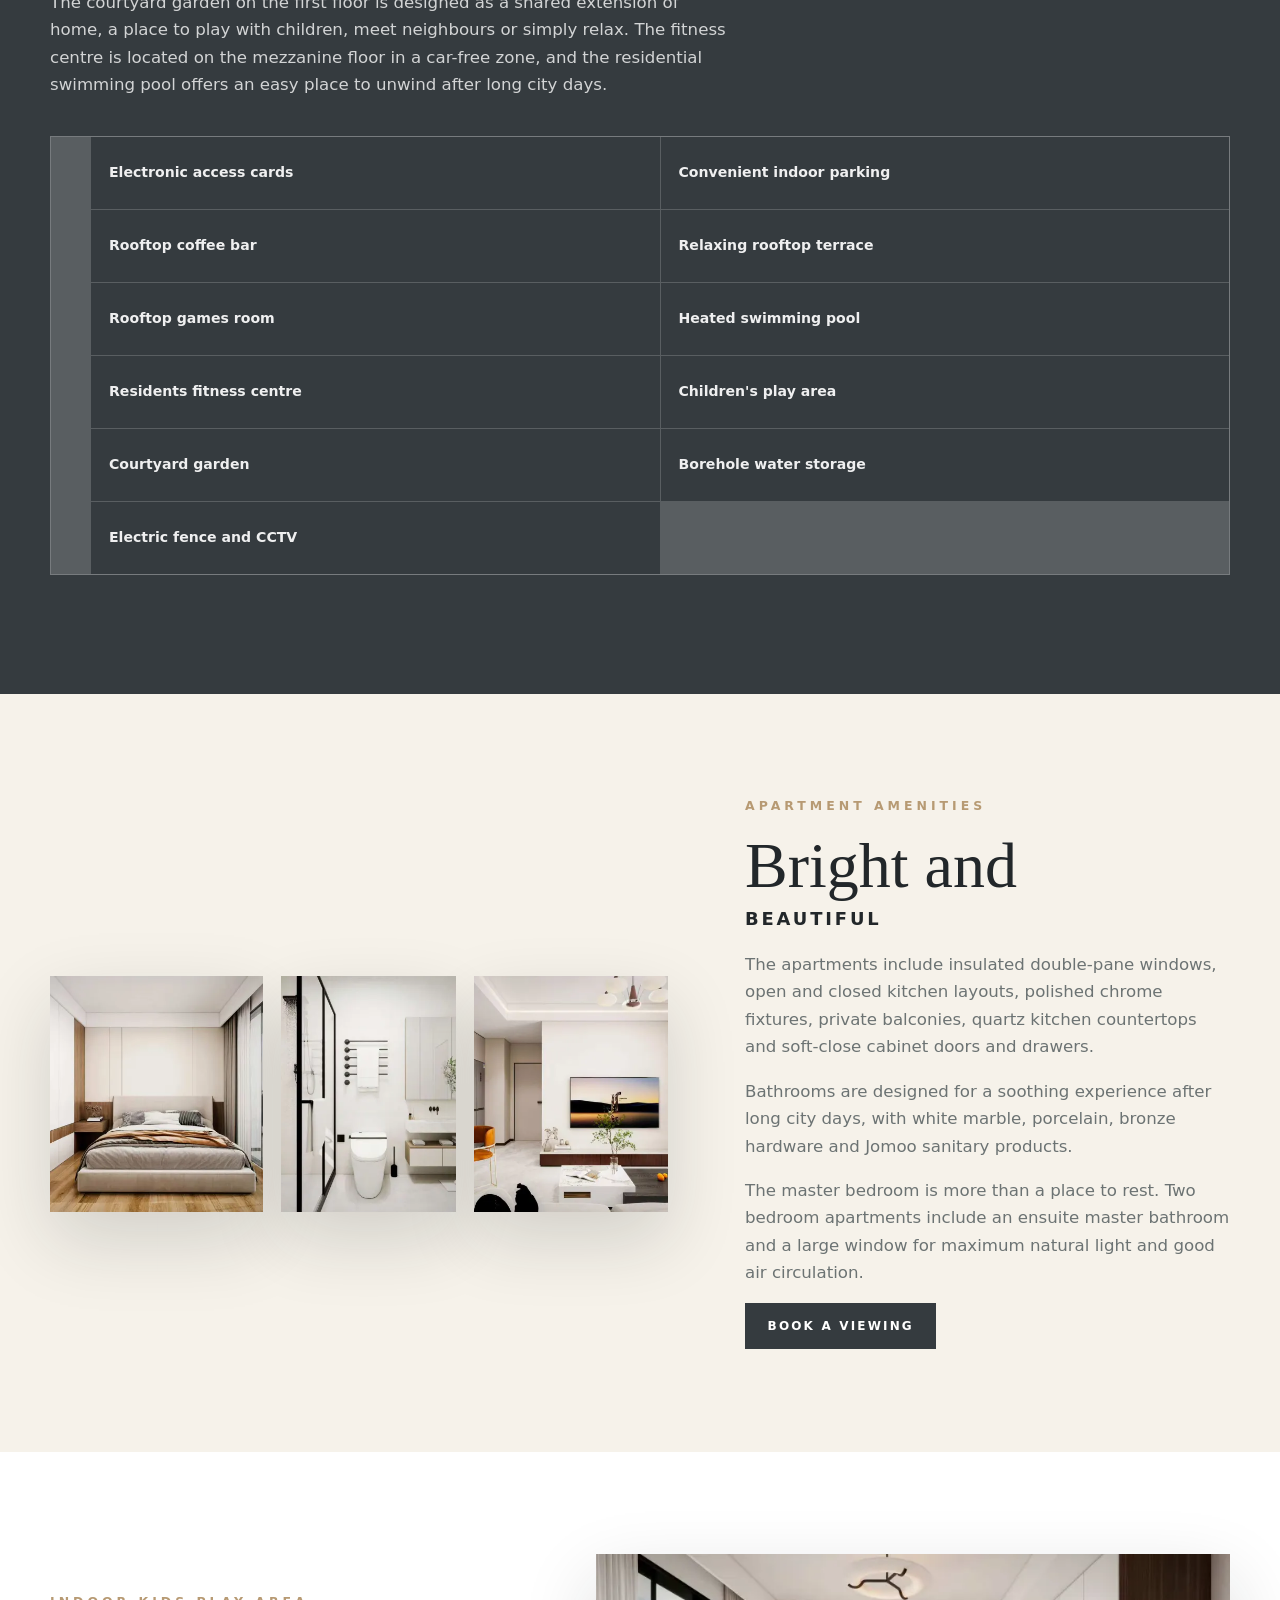
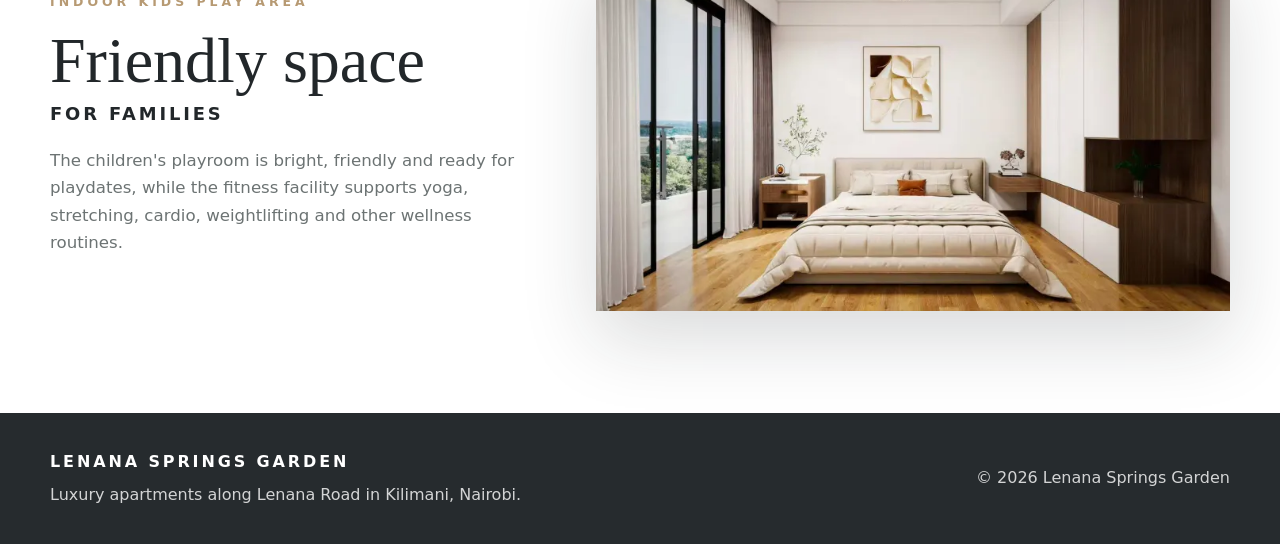
<file: the-building.html>
<!doctype html>
<html lang="en">
<head>
  <meta charset="utf-8">
  <meta name="viewport" content="width=device-width,initial-scale=1">
  <title>The Building - Lenana Springs Garden</title>
  <meta name="description" content="Explore the architecture, apartment finishes and lifestyle amenities at Lenana Springs Garden along Lenana Road in Kilimani, Nairobi.">
  <meta name="robots" content="index, follow">
  <link rel="canonical" href="https://lenanaspringsgarden.co.ke/the-building.html">
  <meta property="og:title" content="The Building - Lenana Springs Garden">
  <meta property="og:description" content="Architecture, refined apartment interiors and lifestyle amenities in Kilimani.">
  <meta property="og:image" content="https://lenanaspringsgarden.co.ke/assets/images/living_room.webp">
  <meta property="og:type" content="website">
  <meta name="twitter:card" content="summary_large_image">
  <link rel="preload" as="image" href="assets/images/living_room.webp" imagesrcset="assets/images/living_room-800.webp 800w, assets/images/living_room.webp 1600w" imagesizes="100vw">
  <link rel="icon" href="favicon.svg" type="image/svg+xml">
  <link rel="stylesheet" href="styles.css">
  <script type="application/ld+json">
  {
    "@context": "https://schema.org",
    "@type": "ApartmentComplex",
    "name": "Lenana Springs Garden",
    "url": "https://lenanaspringsgarden.co.ke/the-building.html",
    "image": "https://lenanaspringsgarden.co.ke/assets/images/living_room.webp",
    "description": "Luxury residential apartments along Lenana Road in Kilimani, Nairobi with floor-to-ceiling windows, rooftop amenities, courtyard garden and secure access.",
    "address": {
      "@type": "PostalAddress",
      "streetAddress": "Lenana Road",
      "addressLocality": "Kilimani",
      "addressRegion": "Nairobi",
      "addressCountry": "KE"
    },
    "amenityFeature": [
      { "@type": "LocationFeatureSpecification", "name": "Electronic access cards" },
      { "@type": "LocationFeatureSpecification", "name": "Indoor parking" },
      { "@type": "LocationFeatureSpecification", "name": "Rooftop coffee bar" },
      { "@type": "LocationFeatureSpecification", "name": "Rooftop games room" },
      { "@type": "LocationFeatureSpecification", "name": "Heated swimming pool" },
      { "@type": "LocationFeatureSpecification", "name": "Residents fitness centre" },
      { "@type": "LocationFeatureSpecification", "name": "Children's play area" },
      { "@type": "LocationFeatureSpecification", "name": "Courtyard garden" }
    ]
  }
  </script>
</head>
<body>
  <header class="site-header">
    <div class="wrap header-inner">
      <a class="brand" href="index.html">Lenana Springs Garden</a>
      <nav class="nav" id="mainNav" aria-label="Main navigation">
        <a href="index.html">Home</a>
        <a href="the-building.html" class="active">The Building</a>
        <a href="neighborhood.html">Neighborhood</a>
        <a href="contact.html">Contact Us</a>
      </nav>
      <div class="header-actions">
        <button class="button button-outline" type="button" data-modal-open>Schedule a Visit</button>
        <button id="navToggle" class="nav-toggle" type="button" aria-label="Toggle navigation" aria-controls="mainNav" aria-expanded="false">
          <span></span><span></span><span></span>
        </button>
      </div>
    </div>
  </header>

  <main>
    <section class="page-hero">
      <div class="hero-media">
        <img src="assets/images/living_room.webp" srcset="assets/images/living_room-800.webp 800w, assets/images/living_room.webp 1600w" sizes="100vw" width="1600" height="900" decoding="async" fetchpriority="high" alt="Lenana Springs Garden living room">
      </div>
      <div class="wrap">
        <div class="hero-content">
          <p class="eyebrow">The Building</p>
          <h1>Amazing <span>from every angle</span></h1>
          <p>Inside the luxury apartments at Lenana Garden, light pours through floor-to-ceiling windows, highlighting stylish decor and thoughtful details.</p>
          <button class="button button-primary" type="button" data-modal-open>Schedule a Visit</button>
        </div>
      </div>
    </section>

    <section class="section section-alt">
      <div class="wrap split">
        <div>
          <p class="eyebrow">The Building</p>
          <h2 class="section-title">Beautiful design <span>and character</span></h2>
          <p class="lede">Keenly selected modern finishes distinguish each element in the apartments, from the main entrance lobby to high-quality residential finishes, crafted flooring and countertops.</p>
          <p class="lede">Upon entering the main gate, guests and residents find space to breathe before reaching the apartments. Visitor registration beyond the guard house keeps the property secure and well organized.</p>
        </div>
        <div class="media-stack" data-reveal="right">
          <img src="assets/images/living_room_kitchen.webp" srcset="assets/images/living_room_kitchen-800.webp 800w, assets/images/living_room_kitchen.webp 1600w" sizes="(max-width: 700px) 100vw, 50vw" width="1600" height="900" decoding="async" alt="Kitchen and living area" loading="lazy">
          <img src="assets/images/dining_area.webp" srcset="assets/images/dining_area-800.webp 800w, assets/images/dining_area.webp 1600w" sizes="(max-width: 700px) 100vw, 50vw" width="1600" height="900" decoding="async" alt="Dining area" loading="lazy">
        </div>
      </div>
    </section>

    <section class="section section-deep">
      <div class="wrap">
        <p class="eyebrow">Community Amenities</p>
        <h2 class="section-title">Space to work <span>then relax</span></h2>
        <p class="lede">The courtyard garden on the first floor is designed as a shared extension of home, a place to play with children, meet neighbours or simply relax. The fitness centre is located on the mezzanine floor in a car-free zone, and the residential swimming pool offers an easy place to unwind after long city days.</p>
        <ul class="feature-list">
          <li>Electronic access cards</li>
          <li>Convenient indoor parking</li>
          <li>Rooftop coffee bar</li>
          <li>Relaxing rooftop terrace</li>
          <li>Rooftop games room</li>
          <li>Heated swimming pool</li>
          <li>Residents fitness centre</li>
          <li>Children's play area</li>
          <li>Courtyard garden</li>
          <li>Borehole water storage</li>
          <li>Electric fence and CCTV</li>
        </ul>
      </div>
    </section>

    <section class="section">
      <div class="wrap split reverse">
        <div class="gallery-grid" data-reveal="left">
          <img src="assets/images/bedroom.webp" srcset="assets/images/bedroom-800.webp 800w, assets/images/bedroom.webp 1600w" sizes="(max-width: 700px) 100vw, 50vw" width="1600" height="900" decoding="async" alt="Apartment bedroom" loading="lazy">
          <img src="assets/images/washroom.webp" srcset="assets/images/washroom-800.webp 800w, assets/images/washroom.webp 1600w" sizes="(max-width: 700px) 100vw, 50vw" width="1600" height="900" decoding="async" alt="Apartment bathroom" loading="lazy">
          <img src="assets/images/tv_area.webp" srcset="assets/images/tv_area-800.webp 800w, assets/images/tv_area.webp 1600w" sizes="(max-width: 700px) 100vw, 50vw" width="1600" height="900" decoding="async" alt="Apartment lounge" loading="lazy">
        </div>
        <div>
          <p class="eyebrow">Apartment Amenities</p>
          <h2 class="section-title">Bright and <span>beautiful</span></h2>
          <p class="lede">The apartments include insulated double-pane windows, open and closed kitchen layouts, polished chrome fixtures, private balconies, quartz kitchen countertops and soft-close cabinet doors and drawers.</p>
          <p class="lede">Bathrooms are designed for a soothing experience after long city days, with white marble, porcelain, bronze hardware and Jomoo sanitary products.</p>
          <p class="lede">The master bedroom is more than a place to rest. Two bedroom apartments include an ensuite master bathroom and a large window for maximum natural light and good air circulation.</p>
          <button class="button button-dark" type="button" data-modal-open>Book a Viewing</button>
        </div>
      </div>
    </section>

    <section class="section section-alt">
      <div class="wrap split">
        <div>
          <p class="eyebrow">Indoor Kids Play Area</p>
          <h2 class="section-title">Friendly space <span>for families</span></h2>
          <p class="lede">The children's playroom is bright, friendly and ready for playdates, while the fitness facility supports yoga, stretching, cardio, weightlifting and other wellness routines.</p>
        </div>
        <img class="feature-image" data-reveal="right" src="assets/images/bed2.webp" srcset="assets/images/bed2-800.webp 800w, assets/images/bed2.webp 1600w" sizes="(max-width: 700px) 100vw, 50vw" width="1600" height="900" decoding="async" alt="Lenana Springs Garden bedroom" loading="lazy">
      </div>
    </section>
  </main>

  <footer class="site-footer">
    <div class="wrap footer-inner">
      <div>
        <p class="footer-brand">Lenana Springs Garden</p>
        <span>Luxury apartments along Lenana Road in Kilimani, Nairobi.</span>
      </div>
      <span>© 2026 Lenana Springs Garden</span>
    </div>
  </footer>

  <div id="contactModal" class="modal" aria-hidden="true">
    <div class="modal-backdrop" data-modal-close></div>
    <div class="modal-content" role="dialog" aria-modal="true" aria-labelledby="modalTitle">
      <div class="modal-header">
        <div>
          <p class="eyebrow">Schedule a Visit</p>
          <h2 id="modalTitle">Contact Sales</h2>
        </div>
        <button type="button" class="modal-close" data-modal-close aria-label="Close contact form">×</button>
      </div>
      <form class="contact-form">
        <label>Your Name<input name="name" autocomplete="name" required></label>
        <label>Your Email<input name="email" type="email" autocomplete="email" required></label>
        <label>Preferred Date<input name="date" type="date"></label>
        <label>Phone Number<input name="phone" autocomplete="tel"></label>
        <label>Message<textarea name="message"></textarea></label>
        <button type="submit" class="button button-primary">Send Enquiry</button>
      </form>
    </div>
  </div>
  <script src="script.js"></script>
</body>
</html>
</file>
<file: styles.css>
:root {
  --ink: #22272a;
  --muted: #6c7373;
  --paper: #f6f2ea;
  --paper-deep: #ebe3d6;
  --white: #fff;
  --charcoal: #353b3f;
  --charcoal-2: #262b2e;
  --gold: #b79a73;
  --gold-dark: #917553;
  --line: rgba(34, 39, 42, 0.13);
  --shadow: 0 28px 70px rgba(24, 28, 31, 0.16);
  --max: 1180px;
}

* { box-sizing: border-box; }

html {
  scroll-behavior: smooth;
  overflow-x: hidden;
}

body {
  margin: 0;
  overflow-x: hidden;
  max-width: 100%;
  color: var(--ink);
  background: var(--paper);
  font-family: "Montserrat", "Avenir Next", Inter, system-ui, -apple-system, BlinkMacSystemFont, "Segoe UI", sans-serif;
  line-height: 1.65;
}

body.modal-lock { overflow: hidden; }

img { display: block; width: 100%; max-width: 100%; }
a { color: inherit; text-decoration: none; }
button, input, textarea { font: inherit; }

.wrap {
  width: min(var(--max), calc(100% - 40px));
  margin: 0 auto;
}

.site-header {
  position: sticky;
  top: 0;
  z-index: 30;
  background: rgba(48, 54, 58, 0.98);
  color: var(--white);
  box-shadow: 0 12px 38px rgba(0, 0, 0, 0.18);
}

.header-inner {
  min-height: 82px;
  display: flex;
  align-items: center;
  gap: 28px;
}

.brand {
  max-width: 180px;
  font-size: 0.92rem;
  font-weight: 800;
  letter-spacing: 0.15em;
  line-height: 1.45;
  text-transform: uppercase;
  word-break: break-word;
}

.nav {
  margin-left: auto;
  display: flex;
  align-items: center;
  gap: 28px;
}

.nav a {
  position: relative;
  padding: 30px 0;
  font-size: 0.76rem;
  font-weight: 800;
  letter-spacing: 0.17em;
  text-transform: uppercase;
  color: rgba(255, 255, 255, 0.82);
}

.nav a::after {
  content: "";
  position: absolute;
  left: 0;
  right: 0;
  bottom: 22px;
  height: 2px;
  transform: scaleX(0);
  transform-origin: left;
  background: var(--gold);
  transition: transform 0.22s ease;
}

.nav a:hover,
.nav a:focus,
.nav a.active { color: var(--white); }

.nav a:hover::after,
.nav a:focus::after,
.nav a.active::after { transform: scaleX(1); }

.header-actions {
  display: flex;
  align-items: center;
  gap: 14px;
}

.button {
  min-height: 46px;
  display: inline-flex;
  align-items: center;
  justify-content: center;
  gap: 8px;
  border: 1px solid transparent;
  border-radius: 0;
  padding: 0.9rem 1.35rem;
  cursor: pointer;
  font-weight: 800;
  font-size: 0.75rem;
  letter-spacing: 0.18em;
  line-height: 1;
  text-transform: uppercase;
  transition: background 0.22s ease, color 0.22s ease, border-color 0.22s ease, transform 0.22s ease;
}

.button:hover { transform: translateY(-1px); }
.button-primary { background: var(--gold); border-color: var(--gold); color: var(--white); }
.button-primary:hover { background: var(--gold-dark); border-color: var(--gold-dark); }
.button-outline { background: transparent; border-color: rgba(255, 255, 255, 0.5); color: var(--white); }
.button-outline:hover { background: var(--white); color: var(--charcoal); }
.button-dark { background: var(--charcoal); border-color: var(--charcoal); color: var(--white); }
.button-dark:hover { background: var(--charcoal-2); }

.nav-toggle {
  display: none;
  width: 46px;
  height: 46px;
  border: 1px solid rgba(255, 255, 255, 0.28);
  background: transparent;
  color: var(--white);
  cursor: pointer;
}

.nav-toggle span {
  display: block;
  width: 18px;
  height: 2px;
  margin: 4px auto;
  background: currentColor;
}

.hero {
  position: relative;
  min-height: calc(100vh - 82px);
  display: grid;
  align-items: center;
  overflow: hidden;
  color: var(--white);
  background: var(--charcoal);
}

.hero-media {
  position: absolute;
  inset: 0;
}

.hero-media img {
  height: 100%;
  object-fit: cover;
}

.hero-media::after {
  content: "";
  position: absolute;
  inset: 0;
  background: linear-gradient(90deg, rgba(16, 20, 22, 0.78), rgba(16, 20, 22, 0.35) 48%, rgba(16, 20, 22, 0.08));
}

.hero-content {
  position: relative;
  z-index: 1;
  padding: 8vw 0 10vw;
  max-width: 720px;
}

.eyebrow {
  margin: 0 0 18px;
  color: var(--gold);
  font-size: 0.78rem;
  font-weight: 900;
  letter-spacing: 0.32em;
  text-transform: uppercase;
}

.hero h1,
.page-hero h1 {
  margin: 0;
  font-family: Georgia, "Times New Roman", serif;
  font-size: clamp(3.6rem, 8vw, 7.7rem);
  line-height: 0.92;
  font-weight: 500;
  letter-spacing: 0;
}

.hero h1 span,
.page-hero h1 span {
  display: block;
  margin-top: 14px;
  font-family: "Montserrat", Inter, system-ui, sans-serif;
  font-size: 0.34em;
  font-weight: 900;
  letter-spacing: 0.12em;
  text-transform: uppercase;
}

.hero p,
.page-hero p {
  max-width: 580px;
  margin: 26px 0 34px;
  color: rgba(255, 255, 255, 0.86);
  font-size: 1.05rem;
}

.hero-strip {
  position: absolute;
  left: 0;
  right: 0;
  bottom: 0;
  z-index: 2;
  background: rgba(246, 242, 234, 0.96);
  color: var(--ink);
  border-top: 1px solid rgba(255, 255, 255, 0.45);
  width: 100%;
}

.hero-strip .wrap {
  min-height: 82px;
  display: grid;
  grid-template-columns: repeat(3, 1fr);
  gap: 1px;
  width: min(var(--max), calc(100% - 40px));
}

.strip-item {
  padding: 16px 14px;
  border-left: 1px solid var(--line);
  min-width: 0;
  overflow: hidden;
}

.strip-item:last-child { border-right: 1px solid var(--line); }
.strip-item strong { display: block; font-size: 0.72rem; letter-spacing: 0.14em; text-transform: uppercase; white-space: nowrap; overflow: hidden; text-overflow: ellipsis; }
.strip-item span { color: var(--muted); font-size: 0.82rem; display: block; white-space: nowrap; overflow: hidden; text-overflow: ellipsis; }

.section {
  padding: clamp(72px, 8vw, 118px) 0;
}

.section-alt { background: var(--white); }
.section-deep { background: var(--charcoal); color: var(--white); }

.split {
  display: grid;
  grid-template-columns: 0.85fr 1.15fr;
  gap: clamp(36px, 6vw, 88px);
  align-items: center;
}

.split.reverse { grid-template-columns: 1.12fr 0.88fr; }

.section-title {
  margin: 0 0 24px;
  font-family: Georgia, "Times New Roman", serif;
  font-size: clamp(2.65rem, 5vw, 5.2rem);
  line-height: 0.96;
  font-weight: 500;
  letter-spacing: 0;
}

.section-title span {
  display: block;
  margin-top: 14px;
  font-family: "Montserrat", Inter, system-ui, sans-serif;
  font-size: 0.28em;
  font-weight: 900;
  letter-spacing: 0.16em;
  text-transform: uppercase;
}

.lede {
  max-width: 680px;
  color: var(--muted);
  font-size: 1.04rem;
}

.section-deep .lede { color: rgba(255, 255, 255, 0.78); }

.section .eyebrow,
.section .section-title,
.section .lede,
.section .button,
.feature-list,
.residence-card,
.contact-form,
[data-reveal] {
  opacity: 0;
  transform: translateY(34px);
  transition:
    opacity 0.75s ease,
    transform 0.75s cubic-bezier(0.2, 0.65, 0.2, 1);
  transition-delay: var(--reveal-delay, 0ms);
  will-change: opacity, transform;
}

.contact-details div {
  opacity: 1;
  transform: none;
  transition:
    opacity 0.75s ease,
    transform 0.75s cubic-bezier(0.2, 0.65, 0.2, 1);
  transition-delay: var(--reveal-delay, 0ms);
}

[data-reveal="left"] { transform: translateX(-44px); }
[data-reveal="right"] { transform: translateX(44px); }
[data-reveal="up"] { transform: translateY(34px); }

.is-visible,
.is-visible[data-reveal],
.is-visible .eyebrow,
.is-visible .section-title,
.is-visible .lede,
.is-visible .button,
.is-visible.feature-list,
.is-visible.residence-card,
.is-visible.contact-form {
  opacity: 1;
  transform: translate(0, 0);
}

.section.is-visible .eyebrow { --reveal-delay: 40ms; }
.section.is-visible .section-title { --reveal-delay: 120ms; }
.section.is-visible .lede { --reveal-delay: 190ms; }
.section.is-visible .button { --reveal-delay: 260ms; }

.media-stack {
  display: grid;
  grid-template-columns: 1fr 0.72fr;
  gap: 18px;
  align-items: end;
}

.media-stack img,
.feature-image,
.gallery-grid img {
  height: 100%;
  object-fit: cover;
  box-shadow: var(--shadow);
}

.media-stack img:first-child { aspect-ratio: 4 / 5; }
.media-stack img:last-child { aspect-ratio: 4 / 3; transform: translateY(34px); }

.feature-list {
  display: grid;
  grid-template-columns: repeat(2, minmax(0, 1fr));
  gap: 1px;
  margin-top: 38px;
  background: rgba(255, 255, 255, 0.18);
  border: 1px solid rgba(255, 255, 255, 0.18);
  width: 100%;
}

.feature-list li {
  list-style: none;
  min-height: 72px;
  display: flex;
  align-items: center;
  padding: 14px 18px;
  background: var(--charcoal);
  font-weight: 800;
  font-size: 0.88rem;
  color: rgba(255, 255, 255, 0.92);
  word-break: break-word;
}

.feature-list.is-visible li {
  animation: featureFade 0.64s ease both;
  animation-delay: calc(var(--item-index, 0) * 55ms);
}

.residence-grid {
  display: grid;
  grid-template-columns: repeat(3, minmax(0, 1fr));
  gap: 24px;
  margin-top: 42px;
  width: 100%;
}

.residence-card {
  background: var(--white);
  border: 1px solid var(--line);
  box-shadow: 0 20px 50px rgba(25, 29, 31, 0.08);
}

.residence-card:nth-child(2) { --reveal-delay: 110ms; }
.residence-card:nth-child(3) { --reveal-delay: 220ms; }

.residence-card img {
  aspect-ratio: 16 / 10;
  object-fit: cover;
}

.residence-card-body {
  padding: 26px;
}

.residence-card h3 {
  margin: 0 0 16px;
  font-family: Georgia, "Times New Roman", serif;
  font-size: 2rem;
  line-height: 1;
  font-weight: 500;
}

.specs {
  display: grid;
  gap: 10px;
  margin: 0 0 22px;
  padding: 0;
}

.specs li {
  display: flex;
  justify-content: space-between;
  gap: 16px;
  border-bottom: 1px solid var(--line);
  padding-bottom: 10px;
  list-style: none;
  color: var(--muted);
  font-size: 0.85rem;
  text-transform: uppercase;
  letter-spacing: 0.08em;
}

.specs strong { color: var(--ink); }

.gallery-grid {
  display: grid;
  grid-template-columns: 1.1fr 0.9fr 1fr;
  gap: 18px;
  margin-top: 42px;
  width: 100%;
}

.gallery-grid img { aspect-ratio: 1 / 1; width: 100%; min-width: 0; }
.gallery-grid img:nth-child(2) { aspect-ratio: 1 / 1.35; }

.page-hero {
  position: relative;
  min-height: 58vh;
  display: grid;
  align-items: end;
  overflow: hidden;
  color: var(--white);
  background: var(--charcoal);
}

.page-hero .hero-content { padding: 7vw 0; }

.contact-panel {
  display: grid;
  grid-template-columns: 0.9fr 1.1fr;
  gap: clamp(34px, 5vw, 72px);
  align-items: start;
}

.contact-showcase {
  display: grid;
  grid-template-columns: 0.9fr 1.1fr;
  gap: clamp(34px, 5vw, 72px);
  align-items: stretch;
}

.contact-copy {
  display: flex;
  flex-direction: column;
  justify-content: center;
}

.contact-details {
  display: grid;
  gap: 20px;
  margin-top: 32px;
}

.contact-details div {
  padding-top: 20px;
  border-top: 1px solid var(--line);
}

.contact-details div:nth-child(2) { --reveal-delay: 120ms; }
.contact-details div:nth-child(3) { --reveal-delay: 240ms; }

.contact-details strong {
  display: block;
  margin-bottom: 6px;
  font-size: 0.8rem;
  letter-spacing: 0.18em;
  text-transform: uppercase;
}

.contact-showcase,
.contact-showcase * {
  color: var(--ink);
}

.contact-details a {
  color: var(--ink);
}

.contact-details a:hover,
.contact-details a:focus {
  color: var(--gold-dark);
}

.phone-list {
  list-style: none;
  margin: 0;
  padding: 0;
  display: grid;
  gap: 0.85rem;
}

.phone-list li {
  display: flex;
  align-items: center;
  gap: 1rem;
  color: var(--ink);
}

.phone-icon {
  display: inline-flex;
  align-items: center;
  justify-content: center;
  flex-shrink: 0;
  width: 34px;
  height: 34px;
  border-radius: 999px;
  background: var(--paper-deep);
  color: var(--gold-dark);
}

.phone-icon svg {
  margin-top: 10px;
  margin-left: 10px;
  width: 15px;
  height: 15px;
  display: block;
}

.map-panel {
  min-height: 400px;
  display: grid;
  grid-template-rows: 1fr auto;
  background: var(--white);
  border: 1px solid var(--line);
  box-shadow: var(--shadow);
  overflow: hidden;
  width: 100%;
}

.map-panel iframe {
  width: 100%;
  height: 100%;
  min-height: 320px;
  border: 0;
  filter: grayscale(0.15) contrast(1.05);
  display: block;
}

.map-caption {
  display: flex;
  justify-content: space-between;
  gap: 14px;
  align-items: center;
  padding: 16px 18px;
  background: var(--charcoal);
  color: rgba(255, 255, 255, 0.84);
  flex-wrap: wrap;
}

.map-caption strong {
  display: block;
  color: var(--white);
  font-size: 0.78rem;
  letter-spacing: 0.18em;
  text-transform: uppercase;
}

.map-caption a {
  color: var(--gold);
  font-size: 0.76rem;
  font-weight: 900;
  letter-spacing: 0.16em;
  text-transform: uppercase;
  white-space: nowrap;
}

.contact-form {
  display: grid;
  gap: 16px;
  padding: clamp(26px, 4vw, 44px);
  background: var(--white);
  border: 1px solid var(--line);
  box-shadow: var(--shadow);
}

.contact-form label {
  display: grid;
  gap: 8px;
  color: var(--muted);
  font-size: 0.82rem;
  font-weight: 800;
  letter-spacing: 0.12em;
  text-transform: uppercase;
}

.contact-form input,
.contact-form textarea {
  width: 100%;
  border: 0;
  border-bottom: 1px solid rgba(34, 39, 42, 0.22);
  border-radius: 0;
  background: transparent;
  padding: 12px 0;
  color: var(--ink);
  outline: none;
}

.contact-form input:focus,
.contact-form textarea:focus { border-color: var(--gold); }
.contact-form textarea { min-height: 132px; resize: vertical; }

/* ── Contact page: info + map row ── */
.contact-info-map {
  display: grid;
  grid-template-columns: 1fr 1.4fr;
  gap: clamp(36px, 6vw, 88px);
  align-items: start;
}

.contact-info-col {
  display: flex;
  flex-direction: column;
}

.contact-map-col {
  min-height: 460px;
}

/* contact-list: stacked phone links */
.contact-list {
  display: flex;
  flex-direction: column;
  gap: 8px;
  margin-top: 6px;
}

.contact-list a {
  color: var(--ink);
  font-size: 0.96rem;
  transition: color 0.18s ease;
}

.contact-list a:hover,
.contact-list a:focus {
  color: var(--gold-dark);
}

.contact-details span:not(.contact-list) {
  display: block;
  margin-top: 4px;
  font-size: 0.96rem;
  color: var(--muted);
}

/* ── Contact page: wide form section ── */
.contact-form-section {
  background: var(--paper-deep);
}

.contact-form-header {
  max-width: 640px;
  margin-bottom: 42px;
}

.contact-form-wide {
  background: var(--white);
  border: 1px solid var(--line);
  box-shadow: var(--shadow);
  padding: clamp(28px, 4vw, 52px);
  gap: 0;
}

.form-grid {
  display: grid;
  grid-template-columns: 1fr 1fr;
  gap: 0 clamp(28px, 4vw, 56px);
}

.form-full {
  display: grid;
  gap: 8px;
  color: var(--muted);
  font-size: 0.82rem;
  font-weight: 800;
  letter-spacing: 0.12em;
  text-transform: uppercase;
  margin-top: 4px;
}

.form-submit {
  margin-top: 28px;
}

.site-footer {
  background: var(--charcoal-2);
  color: rgba(255, 255, 255, 0.8);
  padding: 36px 0;
}

.footer-inner {
  display: flex;
  justify-content: space-between;
  gap: 24px;
  align-items: center;
}

.footer-brand {
  margin: 0 0 6px;
  color: var(--white);
  font-weight: 900;
  letter-spacing: 0.18em;
  text-transform: uppercase;
}

.modal {
  position: fixed;
  inset: 0;
  z-index: 100;
  display: none;
  align-items: center;
  justify-content: center;
  padding: 16px;
}

.modal.open { display: flex; }

.modal-backdrop {
  position: absolute;
  inset: 0;
  background: rgba(18, 22, 24, 0.72);
  backdrop-filter: blur(6px);
}

.modal-content {
  position: relative;
  z-index: 1;
  width: min(620px, 100%);
  max-height: calc(100vh - 32px);
  overflow-y: auto;
  overflow-x: hidden;
  background: var(--paper);
  box-shadow: 0 40px 100px rgba(0, 0, 0, 0.32);
}

.modal-header {
  display: flex;
  justify-content: space-between;
  gap: 24px;
  padding: 30px 34px 0;
}

.modal-header h2 {
  margin: 0 0 16px;
  font-family: Georgia, "Times New Roman", serif;
  font-size: 2.4rem;
  line-height: 1;
  font-weight: 500;
}

.modal-close {
  width: 42px;
  height: 42px;
  border: 1px solid var(--line);
  background: var(--white);
  cursor: pointer;
  color: var(--ink);
  font-size: 1.5rem;
}

.modal .contact-form {
  box-shadow: none;
  border: 0;
  background: transparent;
  padding-top: 12px;
  opacity: 1;
  transform: none;
}

@keyframes featureFade {
  from {
    opacity: 0;
    transform: translateY(16px);
  }
  to {
    opacity: 1;
    transform: translateY(0);
  }
}

@media (prefers-reduced-motion: reduce) {
  html { scroll-behavior: auto; }

  .section .eyebrow,
  .section .section-title,
  .section .lede,
  .section .button,
  .feature-list,
  .feature-list li,
  .residence-card,
  .contact-form,
  [data-reveal] {
    opacity: 1;
    transform: none;
    transition: none;
    animation: none !important;
  }
}

@media (max-width: 980px) {
  .header-inner { min-height: 72px; gap: 16px; }
  .nav {
    position: absolute;
    top: 100%;
    left: 0;
    right: 0;
    display: none;
    flex-direction: column;
    align-items: stretch;
    gap: 0;
    padding: 10px 18px 18px;
    background: rgba(48, 54, 58, 0.98);
    width: 100%;
  }

  .nav.open { display: flex; }
  .nav a { padding: 16px 0; }
  .nav a::after { bottom: 10px; }
  .nav-toggle { display: block; flex-shrink: 0; }
  .header-actions { margin-left: auto; }
  .header-actions .button { display: none; }
  .hero { min-height: 760px; }
  .hero-strip .wrap,
  .split,
  .split.reverse,
  .contact-panel,
  .contact-showcase,
  .contact-info-map { grid-template-columns: 1fr; }
  .strip-item { border-right: 1px solid var(--line); }
  .media-stack { grid-template-columns: 1fr 1fr; }
  .residence-grid { grid-template-columns: 1fr 1fr; }
  .gallery-grid { grid-template-columns: 1fr 1fr; }
  .gallery-grid img:nth-child(3) { display: none; }
  .map-panel { min-height: 360px; }
}

@media (max-width: 680px) {
  .wrap { width: min(100% - 28px, var(--max)); }
  .brand { font-size: 0.72rem; letter-spacing: 0.1em; max-width: 140px; }
  .hero { min-height: 640px; }
  .hero-content { padding-top: 5vw; padding-bottom: 200px; }
  .hero-media::after { background: linear-gradient(180deg, rgba(16, 20, 22, 0.78), rgba(16, 20, 22, 0.32)); }

  /* Hero strip — stack vertically on small screens */
  .hero-strip .wrap {
    grid-template-columns: 1fr;
    min-height: auto;
  }
  .strip-item {
    border-left: none;
    border-right: none;
    border-top: 1px solid var(--line);
    padding: 14px 0;
  }
  .strip-item:first-child { border-top: none; }

  /* Grids — single column */
  .feature-list,
  .media-stack,
  .residence-grid,
  .gallery-grid { grid-template-columns: 1fr; }

  .gallery-grid img:nth-child(3) { display: block; }
  .gallery-grid img:nth-child(2) { aspect-ratio: 1 / 1; }

  .media-stack img:last-child { transform: none; }

  /* Section spacing */
  .section { padding: 56px 0; }

  /* Residence cards */
  .residence-card-body { padding: 20px; }
  .residence-card h3 { font-size: 1.6rem; }

  /* Contact section */
  .contact-showcase { gap: 36px; }
  .contact-info-map { gap: 32px; }
  .contact-map-col { min-height: 320px; }
  .form-grid { grid-template-columns: 1fr; }
  .map-panel { min-height: 300px; }
  .map-panel iframe { min-height: 260px; }
  .map-caption { flex-direction: column; align-items: flex-start; gap: 10px; }

  /* Phone list — prevent overflow */
  .phone-list li { flex-wrap: wrap; gap: 0.6rem; }

  /* Buttons — full width on mobile */
  .section .button { width: 100%; justify-content: center; }

  /* Footer */
  .footer-inner { flex-direction: column; align-items: flex-start; gap: 12px; }

  /* Modal */
  .modal { padding: 12px; }
  .modal-header { padding: 20px 20px 0; }
  .modal .contact-form { padding: 16px 20px 24px; }
  .modal-header h2 { font-size: 1.8rem; }

  /* Section title sizing */
  .section-title { font-size: clamp(2rem, 7vw, 3.5rem); }

  /* Reveal animations — use translateY only, no translateX which can cause horizontal overflow */
  [data-reveal="left"],
  [data-reveal="right"] { transform: translateY(28px); }
}

@media (max-width: 400px) {
  .brand { font-size: 0.65rem; letter-spacing: 0.08em; max-width: 120px; }
  .header-inner { gap: 10px; }
  .nav-toggle { width: 40px; height: 40px; }
  .hero { min-height: 580px; }
  .hero-content { padding-bottom: 180px; }
  .section-title { font-size: clamp(1.8rem, 8vw, 3rem); }
  .feature-list li { font-size: 0.82rem; padding: 12px 14px; }
  .strip-item strong { font-size: 0.68rem; }
  .strip-item span { font-size: 0.76rem; }
}
</file>
